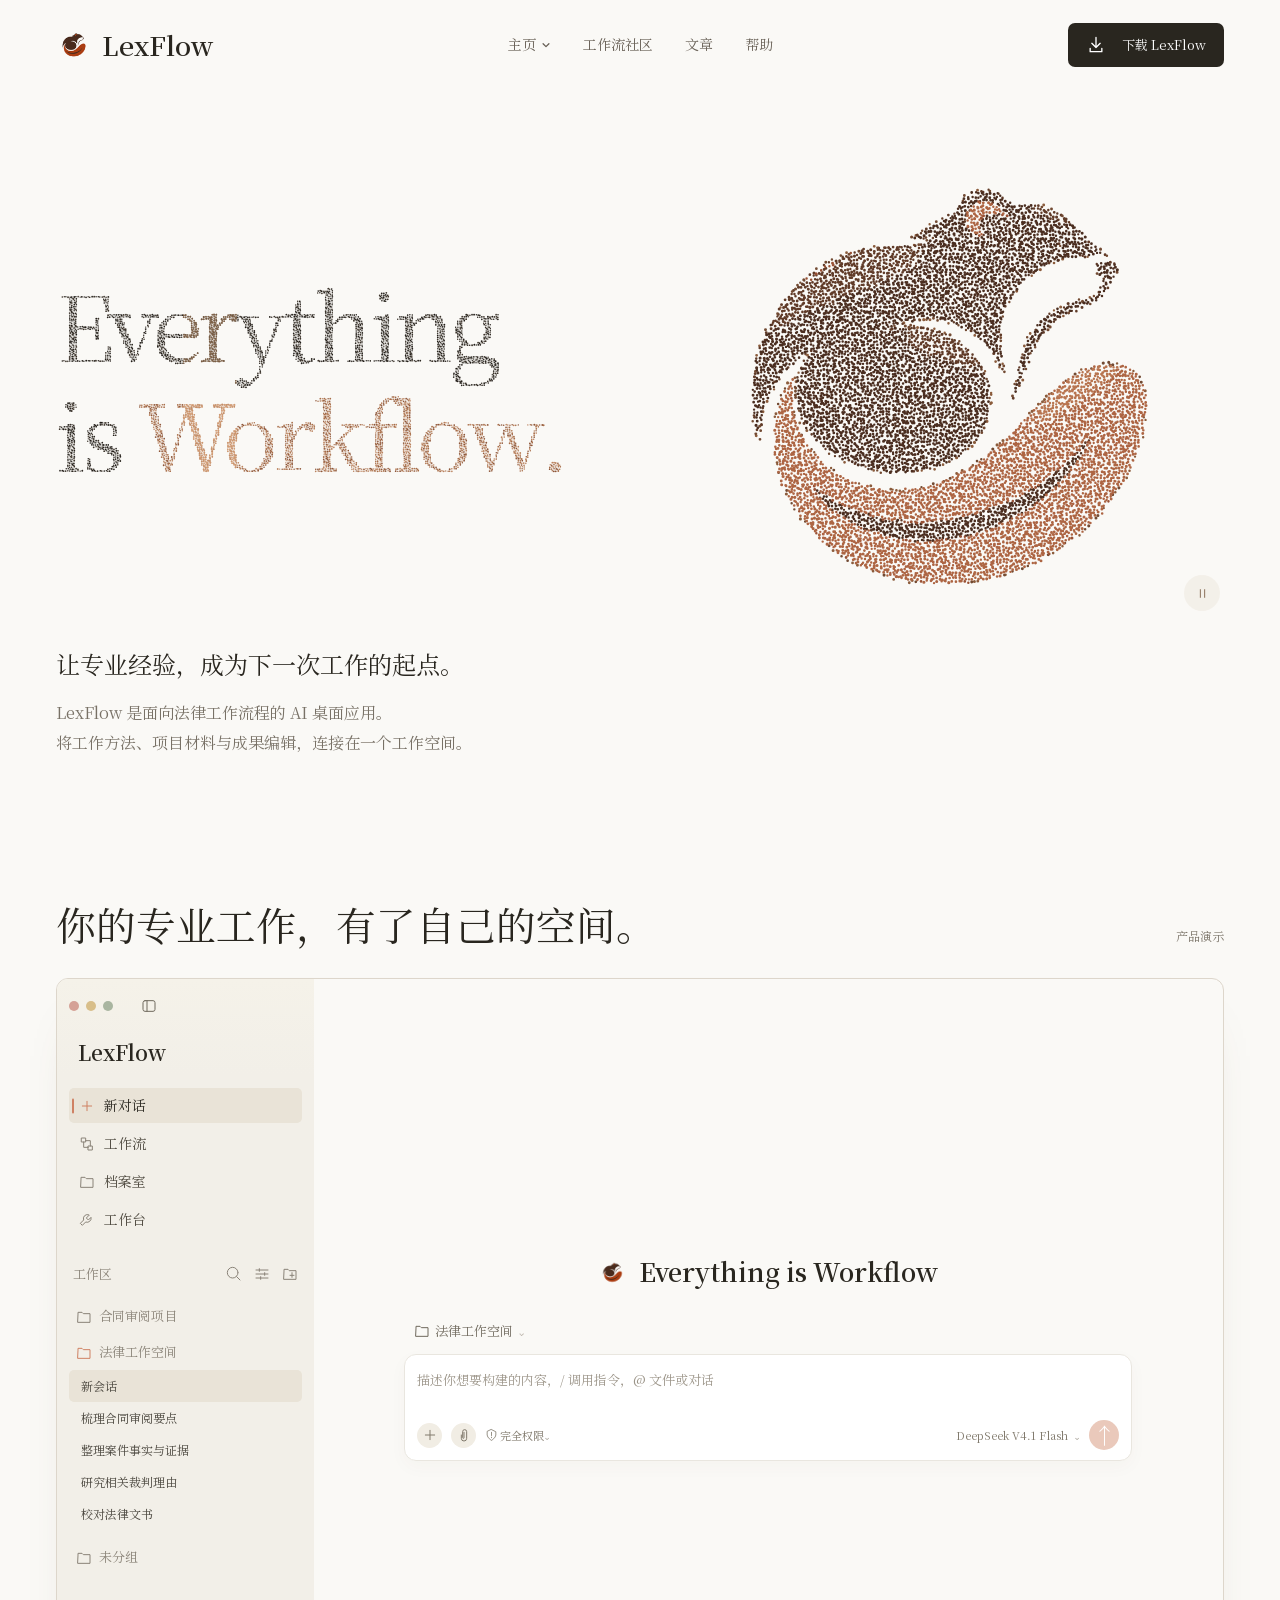
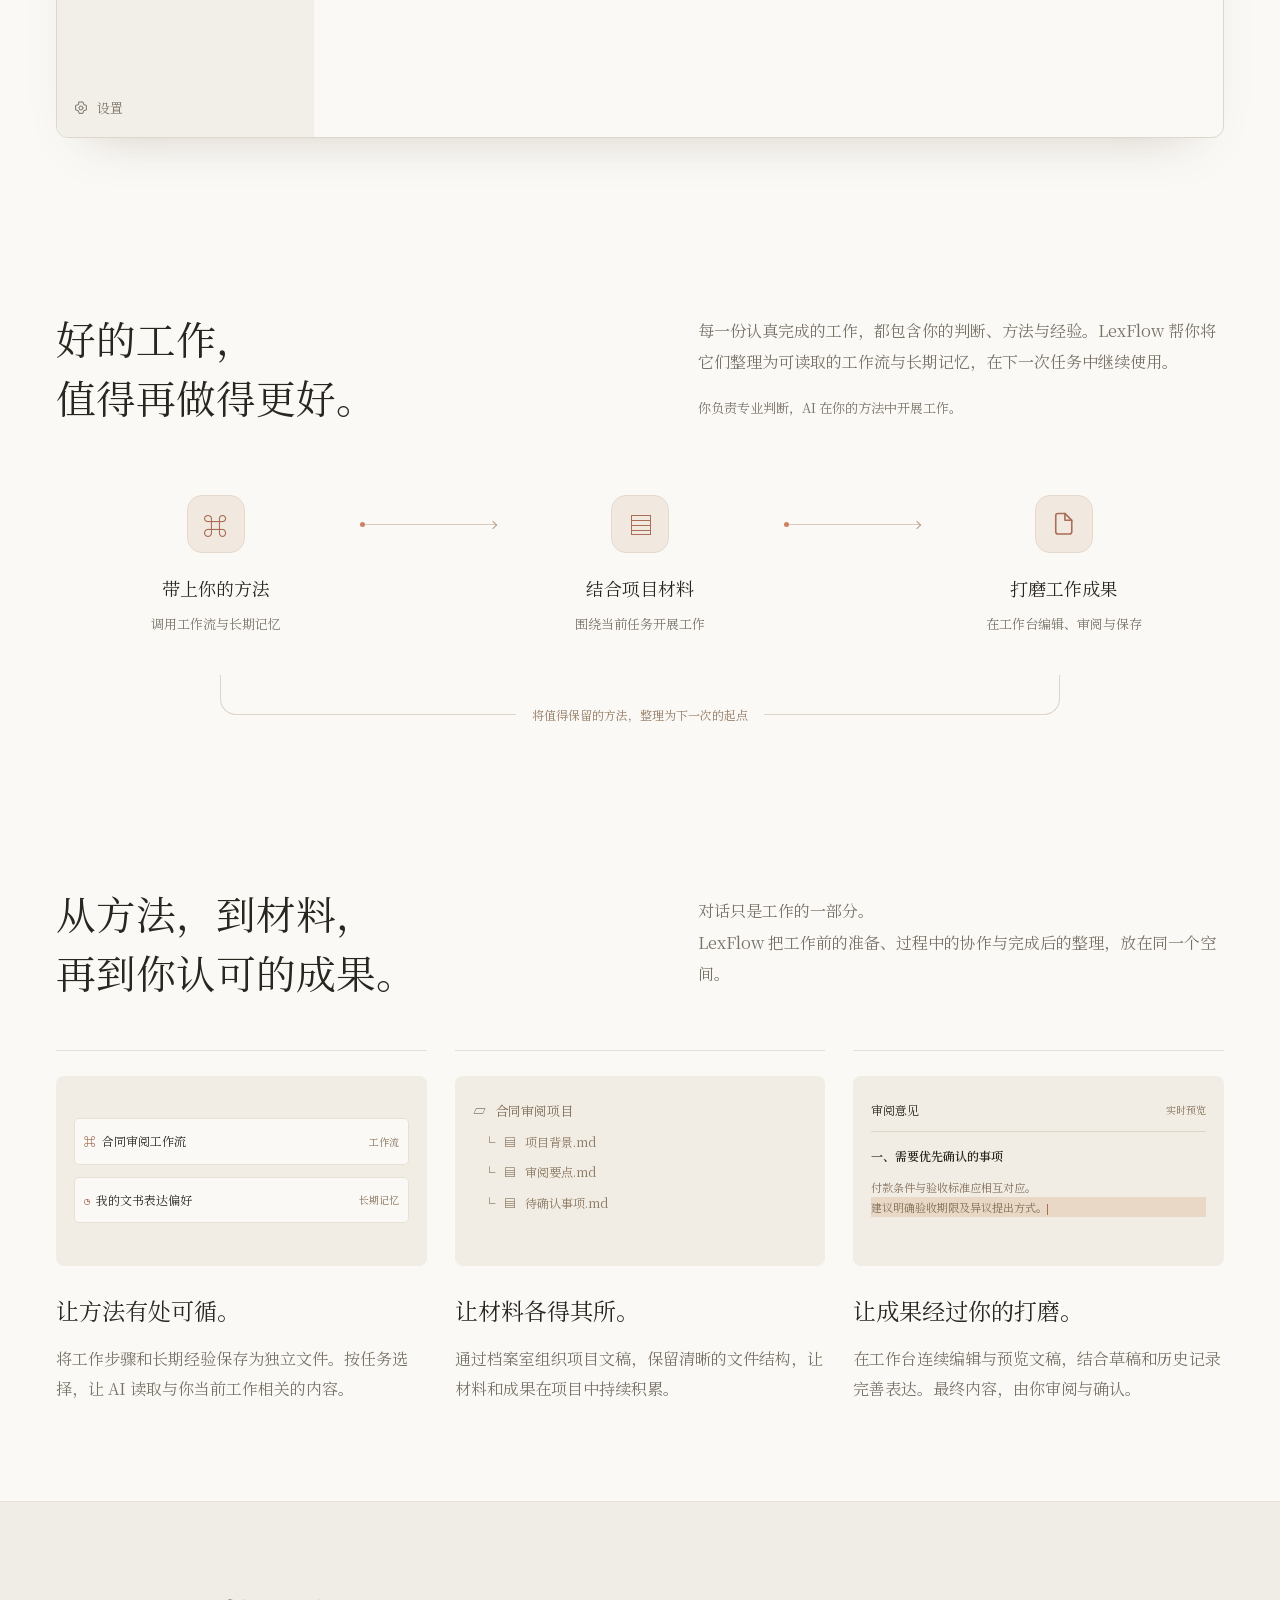
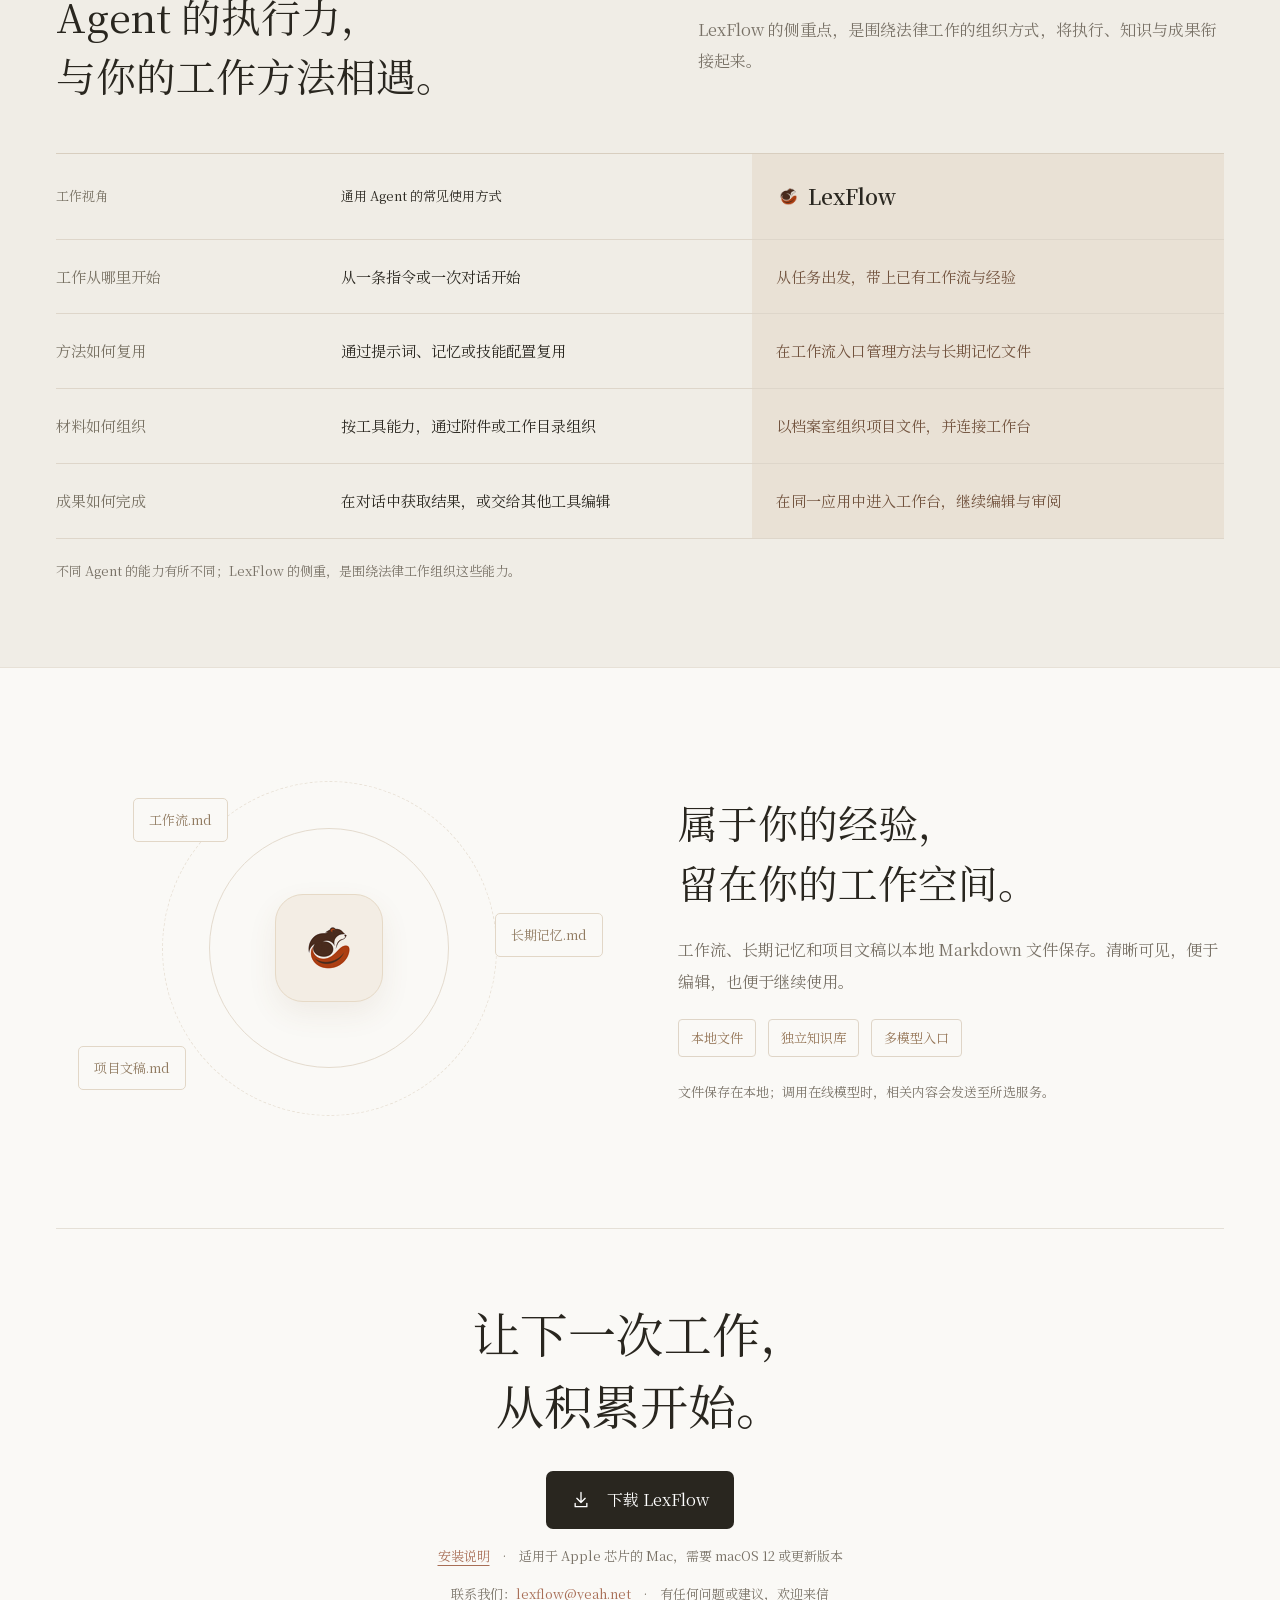
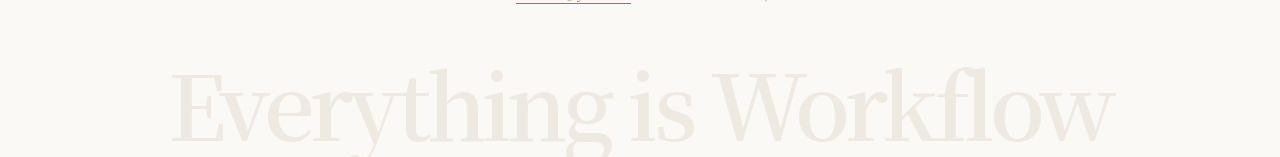
<file: index.html>
<!doctype html>
<html lang="zh-CN">
<head>
  <meta charset="UTF-8"><meta name="viewport" content="width=device-width, initial-scale=1">
  <meta name="description" content="LexFlow 是面向法律工作流程的 macOS 桌面应用。把工作方法、长期记忆、项目材料与成果编辑连接在一起，让专业经验持续复用。">
  <meta name="theme-color" content="#faf9f6"><title>LexFlow — Everything is Workflow</title>
  <link rel="icon" type="image/png" href="[data-uri]"><link rel="preload" href="./fonts/LexFlowWebSerif-Regular-latin.woff2" as="font" type="font/woff2" crossorigin><link rel="modulepreload" href="./particles.js?v=20261009a"><link rel="modulepreload" href="./title-particles.js?v=20261009a"><link rel="stylesheet" href="./style.css?v=20261009a">
</head>
<body>
<a class="skip-link" href="#main">跳到正文</a>
<header class="header"><a class="brand" href="#" aria-label="LexFlow 首页"><img src="[data-uri]" alt="" width="36" height="36">LexFlow</a><nav aria-label="主导航"><div class="nav-menu"><a href="./" aria-current="page">主页<svg class="nav-caret" viewBox="0 0 12 12" aria-hidden="true"><path d="M2.5 4.5 6 8l3.5-3.5"/></svg></a><div class="nav-sub"><a href="#workspace">产品</a><a href="#approach">理念</a><a href="#difference">为什么是 LexFlow</a></div></div><a href="community.html">工作流社区</a><a href="articles/">文章</a><a href="help.html">帮助</a></nav><button class="button button-small" data-download><svg class="icon" viewBox="0 0 24 24" aria-hidden="true"><path d="M12 3v12m-5-5 5 5 5-5M5 16v4h14v-4"/></svg>下载 LexFlow</button></header>
<main id="main">
<section class="hero wrap">
  <div class="hero-stage">
  <h1 aria-label="Everything is Workflow."><span class="headline-word headline-first" aria-hidden="true"><span class="title-ink">Everything</span></span><br><span class="headline-word headline-second" aria-hidden="true"><span class="title-ink">is</span></span> <span class="flow-word headline-word headline-third" aria-hidden="true"><span class="title-ink workflow-text">Workflow</span></span><span class="period headline-word headline-fourth" aria-hidden="true">.</span></h1>
  <div class="particle-scene" id="beaver-scene">
    <img class="particle-fallback" src="[data-uri]" alt="LexFlow 盘腿河狸图标" width="640" height="640" fetchpriority="high">
    <canvas id="beaver-canvas" aria-label="可交互的河狸粒子图案" aria-describedby="particle-help" tabindex="0"></canvas>
    <span class="sr-only" id="particle-help">移动鼠标或触摸可拨动粒子，离开后粒子归位；键盘聚焦后按空格或回车也可体验。</span>
    <button class="motion-toggle" aria-label="暂停首页动效" aria-pressed="false" hidden><svg viewBox="0 0 24 24" aria-hidden="true"><path d="M9 6v12M15 6v12"/></svg></button>
  </div>
  </div>
  <div class="hero-bottom"><div><h2>让专业经验，成为下一次工作的起点。</h2><p>LexFlow 是面向法律工作流程的 AI 桌面应用。<br>将工作方法、项目材料与成果编辑，连接在一个工作空间。</p></div></div>
</section>
<section class="showcase wrap" id="workspace" aria-labelledby="workspace-title">
  <div class="showcase-label"><h2 id="workspace-title">你的专业工作，有了自己的空间。</h2><span>产品演示</span></div>
  <div class="app-window faithful-app">
    <aside class="app-sidebar"><div class="window-controls"><div class="traffic" aria-hidden="true"><i></i><i></i><i></i></div><button class="collapse-sidebar" aria-label="收起演示侧边栏"><svg viewBox="0 0 24 24"><rect x="3" y="4" width="18" height="16" rx="3"/><path d="M9 4v16"/></svg></button></div><div class="app-brand">LexFlow</div><div class="app-nav" role="tablist" aria-label="产品界面演示"><button role="tab" id="tab-conversation" aria-controls="demo-panel" aria-selected="true" data-view="conversation"><span data-icon="plus"></span>新对话</button><button role="tab" id="tab-workflow" aria-controls="demo-panel" aria-selected="false" tabindex="-1" data-view="workflow"><span data-icon="workflow"></span>工作流</button><button role="tab" id="tab-archive" aria-controls="demo-panel" aria-selected="false" tabindex="-1" data-view="archive"><span data-icon="folder"></span>档案室</button><button role="tab" id="tab-workbench" aria-controls="demo-panel" aria-selected="false" tabindex="-1" data-view="workbench"><span data-icon="tool"></span>工作台</button></div><div class="sidebar-caption">工作区 <span class="sidebar-tools"><span data-icon="search"></span><span data-icon="sliders"></span><span data-icon="folderPlus"></span></span></div><div class="sidebar-project"><span data-icon="folder"></span>合同审阅项目</div><div class="sidebar-project active-project"><span data-icon="folder"></span>法律工作空间</div><div class="session-list"><div class="active-session">新会话</div><div>梳理合同审阅要点</div><div>整理案件事实与证据</div><div>研究相关裁判理由</div><div>校对法律文书</div></div><div class="sidebar-project ungrouped"><span data-icon="folder"></span>未分组</div><div class="sidebar-footer"><span data-icon="settings"></span>设置</div></aside>
    <div class="app-content"><button class="expand-sidebar" aria-label="展开演示侧边栏" hidden>☷</button><div id="demo-panel" role="tabpanel" aria-labelledby="tab-conversation" tabindex="0"></div></div>
  </div>
</section>
<section class="approach section wrap" id="approach"><div class="section-heading reveal"><h2>好的工作，<br>值得再做得更好。</h2><div><p>每一份认真完成的工作，都包含你的判断、方法与经验。LexFlow 帮你将它们整理为可读取的工作流与长期记忆，在下一次任务中继续使用。</p><p class="fine-note">你负责专业判断，AI 在你的方法中开展工作。</p></div></div><div class="flow-diagram reveal" aria-label="从工作方法到成果，再沉淀为下一次工作经验"><div class="flow-node"><span class="node-icon">⌘</span><h3>带上你的方法</h3><p>调用工作流与长期记忆</p></div><span class="connector" aria-hidden="true"><i></i></span><div class="flow-node"><span class="node-icon">▤</span><h3>结合项目材料</h3><p>围绕当前任务开展工作</p></div><span class="connector" aria-hidden="true"><i></i></span><div class="flow-node"><span class="node-icon"><svg viewBox="0 0 24 24" aria-hidden="true"><path d="M13 3H7a2 2 0 0 0-2 2v14a2 2 0 0 0 2 2h10a2 2 0 0 0 2-2V9z"/><path d="M13 3v6h6"/></svg></span><h3>打磨工作成果</h3><p>在工作台编辑、审阅与保存</p></div><div class="return-line"><span>将值得保留的方法，整理为下一次的起点</span></div></div></section>
<section class="capabilities section wrap"><div class="section-heading reveal"><h2>从方法，到材料，<br>再到你认可的成果。</h2><p>对话只是工作的一部分。<br>LexFlow 把工作前的准备、过程中的协作与完成后的整理，放在同一个空间。</p></div><div class="feature-grid"><article class="feature reveal"><div class="mini-method"><div><span>⌘</span> 合同审阅工作流 <small>工作流</small></div><div><span>◷</span> 我的文书表达偏好 <small>长期记忆</small></div></div><h3>让方法有处可循。</h3><p>将工作步骤和长期经验保存为独立文件。按任务选择，让 AI 读取与你当前工作相关的内容。</p></article><article class="feature reveal"><div class="mini-archive"><div>▱ &nbsp; 合同审阅项目</div><div class="file-row">└ &nbsp; ▤ &nbsp; 项目背景.md</div><div class="file-row">└ &nbsp; ▤ &nbsp; 审阅要点.md</div><div class="file-row">└ &nbsp; ▤ &nbsp; 待确认事项.md</div></div><h3>让材料各得其所。</h3><p>通过档案室组织项目文稿，保留清晰的文件结构，让材料和成果在项目中持续积累。</p></article><article class="feature reveal"><div class="mini-editor"><div>审阅意见 <small>实时预览</small></div><strong>一、需要优先确认的事项</strong><span>付款条件与验收标准应相互对应。</span><span class="highlight-text">建议明确验收期限及异议提出方式。<i></i></span></div><h3>让成果经过你的打磨。</h3><p>在工作台连续编辑与预览文稿，结合草稿和历史记录完善表达。最终内容，由你审阅与确认。</p></article></div></section>
<section class="difference" id="difference"><div class="wrap section"><div class="section-heading reveal"><h2>Agent 的执行力，<br>与你的工作方法相遇。</h2><p>LexFlow 的侧重点，是围绕法律工作的组织方式，将执行、知识与成果衔接起来。</p></div><div class="comparison reveal" role="table" aria-label="工作方式对比"><div class="comparison-row comparison-head" role="row"><span role="columnheader">工作视角</span><span role="columnheader">通用 Agent 的常见使用方式</span><span role="columnheader"><img src="[data-uri]" alt="" width="25" height="25">LexFlow</span></div><div class="comparison-row" role="row"><h3 role="rowheader">工作从哪里开始</h3><p role="cell">从一条指令或一次对话开始</p><p role="cell">从任务出发，带上已有工作流与经验</p></div><div class="comparison-row" role="row"><h3 role="rowheader">方法如何复用</h3><p role="cell">通过提示词、记忆或技能配置复用</p><p role="cell">在工作流入口管理方法与长期记忆文件</p></div><div class="comparison-row" role="row"><h3 role="rowheader">材料如何组织</h3><p role="cell">按工具能力，通过附件或工作目录组织</p><p role="cell">以档案室组织项目文件，并连接工作台</p></div><div class="comparison-row" role="row"><h3 role="rowheader">成果如何完成</h3><p role="cell">在对话中获取结果，或交给其他工具编辑</p><p role="cell">在同一应用中进入工作台，继续编辑与审阅</p></div></div><p class="comparison-note reveal">不同 Agent 的能力有所不同；LexFlow 的侧重，是围绕法律工作组织这些能力。</p></div></section>
<section class="local-section section wrap"><div class="local-art reveal" aria-hidden="true"><div class="orbit orbit-one"></div><div class="orbit orbit-two"></div><div class="local-center"><img src="[data-uri]" alt="" width="64" height="64"></div><span class="orbit-label label-one">工作流.md</span><span class="orbit-label label-two">长期记忆.md</span><span class="orbit-label label-three">项目文稿.md</span></div><div class="local-copy reveal"><h2>属于你的经验，<br>留在你的工作空间。</h2><p>工作流、长期记忆和项目文稿以本地 Markdown 文件保存。清晰可见，便于编辑，也便于继续使用。</p><div class="local-points"><span>本地文件</span><span>独立知识库</span><span>多模型入口</span></div><p class="fine-note">文件保存在本地；调用在线模型时，相关内容会发送至所选服务。</p></div></section>
<section class="closing wrap reveal"><h2>让下一次工作，<br>从积累开始。</h2><button class="button" data-download><svg class="icon" viewBox="0 0 24 24" aria-hidden="true"><path d="M12 3v12m-5-5 5 5 5-5M5 16v4h14v-4"/></svg>下载 LexFlow</button><p class="closing-note"><a href="./help.html#install">安装说明</a>　·　适用于 Apple 芯片的 Mac，需要 macOS 12 或更新版本</p><p class="closing-note">联系我们：<a href="mailto:lexflow@yeah.net">lexflow@yeah.net</a>　·　有任何问题或建议，欢迎来信</p><div class="closing-word" aria-hidden="true">Everything is Workflow</div></section>
</main>
<dialog id="download-dialog" aria-labelledby="download-title"><button class="dialog-close" aria-label="关闭">×</button><img src="[data-uri]" alt="" width="64" height="64"><h2 id="download-title">开始使用 LexFlow</h2><p class="dialog-lead">适用于 Apple 芯片的 Mac，需要 macOS 12 或更新版本。<br>下载后按安装说明完成首次打开。</p><div class="dialog-actions"><button class="button dialog-download" data-start-download><svg class="icon" viewBox="0 0 24 24" aria-hidden="true"><path d="M12 3v12m-5-5 5 5 5-5M5 16v4h14v-4"/></svg>下载 LexFlow</button><a class="button dialog-link" href="./help.html#install">查看安装说明</a></div><p class="fine-note dialog-note dialog-availability">macOS · 即将开放</p></dialog>
<dialog id="mobile-dialog" aria-labelledby="mobile-title"><button class="dialog-close" aria-label="关闭">×</button><img src="[data-uri]" alt="" width="64" height="64"><h2 id="mobile-title">请在电脑上打开本页面。</h2><p>LexFlow 是 macOS 桌面应用，需要在 Mac 上安装使用。<br>把下面的网址发到电脑上打开即可下载。</p><button class="button" data-copy-url>复制网址</button><p class="fine-note dialog-note">安装说明与下载入口都在这一个页面上。</p></dialog>
<script src="./app.js?v=20261009a"></script>
<script src="./particles.js?v=20261009a" type="module"></script>
<script src="./title-particles.js?v=20261009a" type="module"></script>
</body></html>
</file>
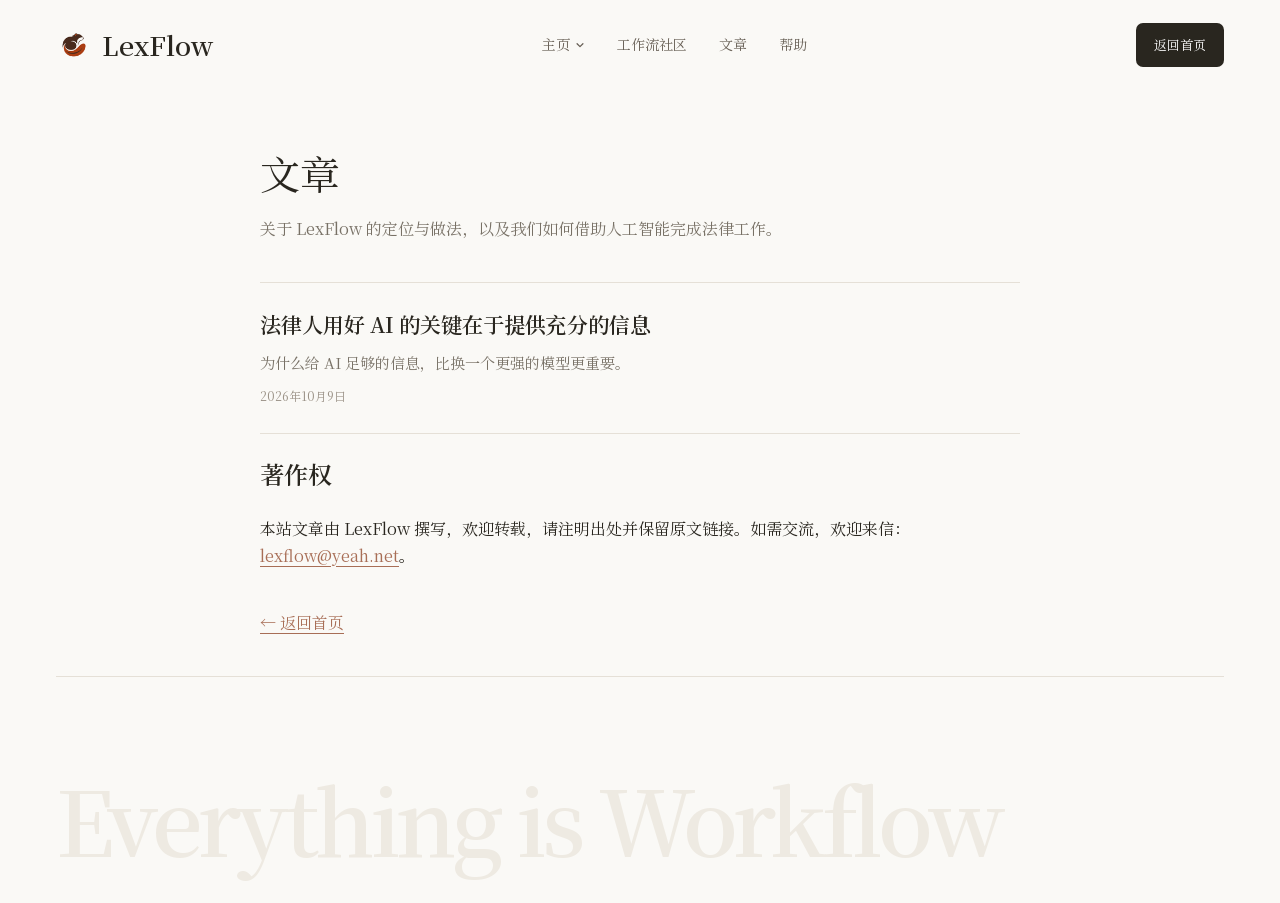
<file: articles/index.html>
<!doctype html>
<html lang="zh-CN">
<head>
  <meta charset="UTF-8"><meta name="viewport" content="width=device-width, initial-scale=1">
  <meta name="description" content="LexFlow 文章：关于 LexFlow 的定位与做法，以及我们如何借助人工智能完成法律工作。">
  <meta name="theme-color" content="#faf9f6">
  <title>文章 — LexFlow</title>
  <link rel="icon" type="image/png" href="[data-uri]">
<link rel="preload" href="../fonts/LexFlowWebSerif-Regular-latin.woff2" as="font" type="font/woff2" crossorigin><link rel="stylesheet" href="../style.css?v=20261009a">
</head>
<body>
<a class="skip-link" href="#main">跳到正文</a>
<header class="header"><a class="brand" href="../" aria-label="LexFlow 首页"><img src="[data-uri]" alt="" width="36" height="36">LexFlow</a><nav aria-label="主导航"><div class="nav-menu"><a href="../">主页<svg class="nav-caret" viewBox="0 0 12 12" aria-hidden="true"><path d="M2.5 4.5 6 8l3.5-3.5"/></svg></a><div class="nav-sub"><a href="../#workspace">产品</a><a href="../#approach">理念</a><a href="../#difference">为什么是 LexFlow</a></div></div><a href="../community.html">工作流社区</a><a href="../articles/" aria-current="page">文章</a><a href="../help.html">帮助</a></nav><a class="button button-small" href="../">返回首页</a></header>
<main id="main" class="wrap">
<article class="install">
  <div class="install-head">
    <h1>文章</h1>
    <p>关于 LexFlow 的定位与做法，以及我们如何借助人工智能完成法律工作。</p>
  </div>

  <section class="article-index">
    <a class="article-card" href="./sufficient-information.html">
      <h2>法律人用好 AI 的关键在于提供充分的信息</h2>
      <p>为什么给 AI 足够的信息，比换一个更强的模型更重要。</p>
      <p class="article-meta"><time datetime="2026-10-09">2026年10月9日</time></p>
    </a>
  </section>

  <section class="community-contribute">
    <h2>著作权</h2>
    <p>本站文章由 LexFlow 撰写，欢迎转载，请注明出处并保留原文链接。如需交流，欢迎来信：<a href="mailto:lexflow@yeah.net">lexflow@yeah.net</a>。</p>
  </section>

  <p class="install-back"><a href="../">← 返回首页</a></p>
</article>
</main>
<section class="closing wrap closing-plain"><div class="closing-word" aria-hidden="true">Everything is Workflow</div></section>
</body></html>
</file>
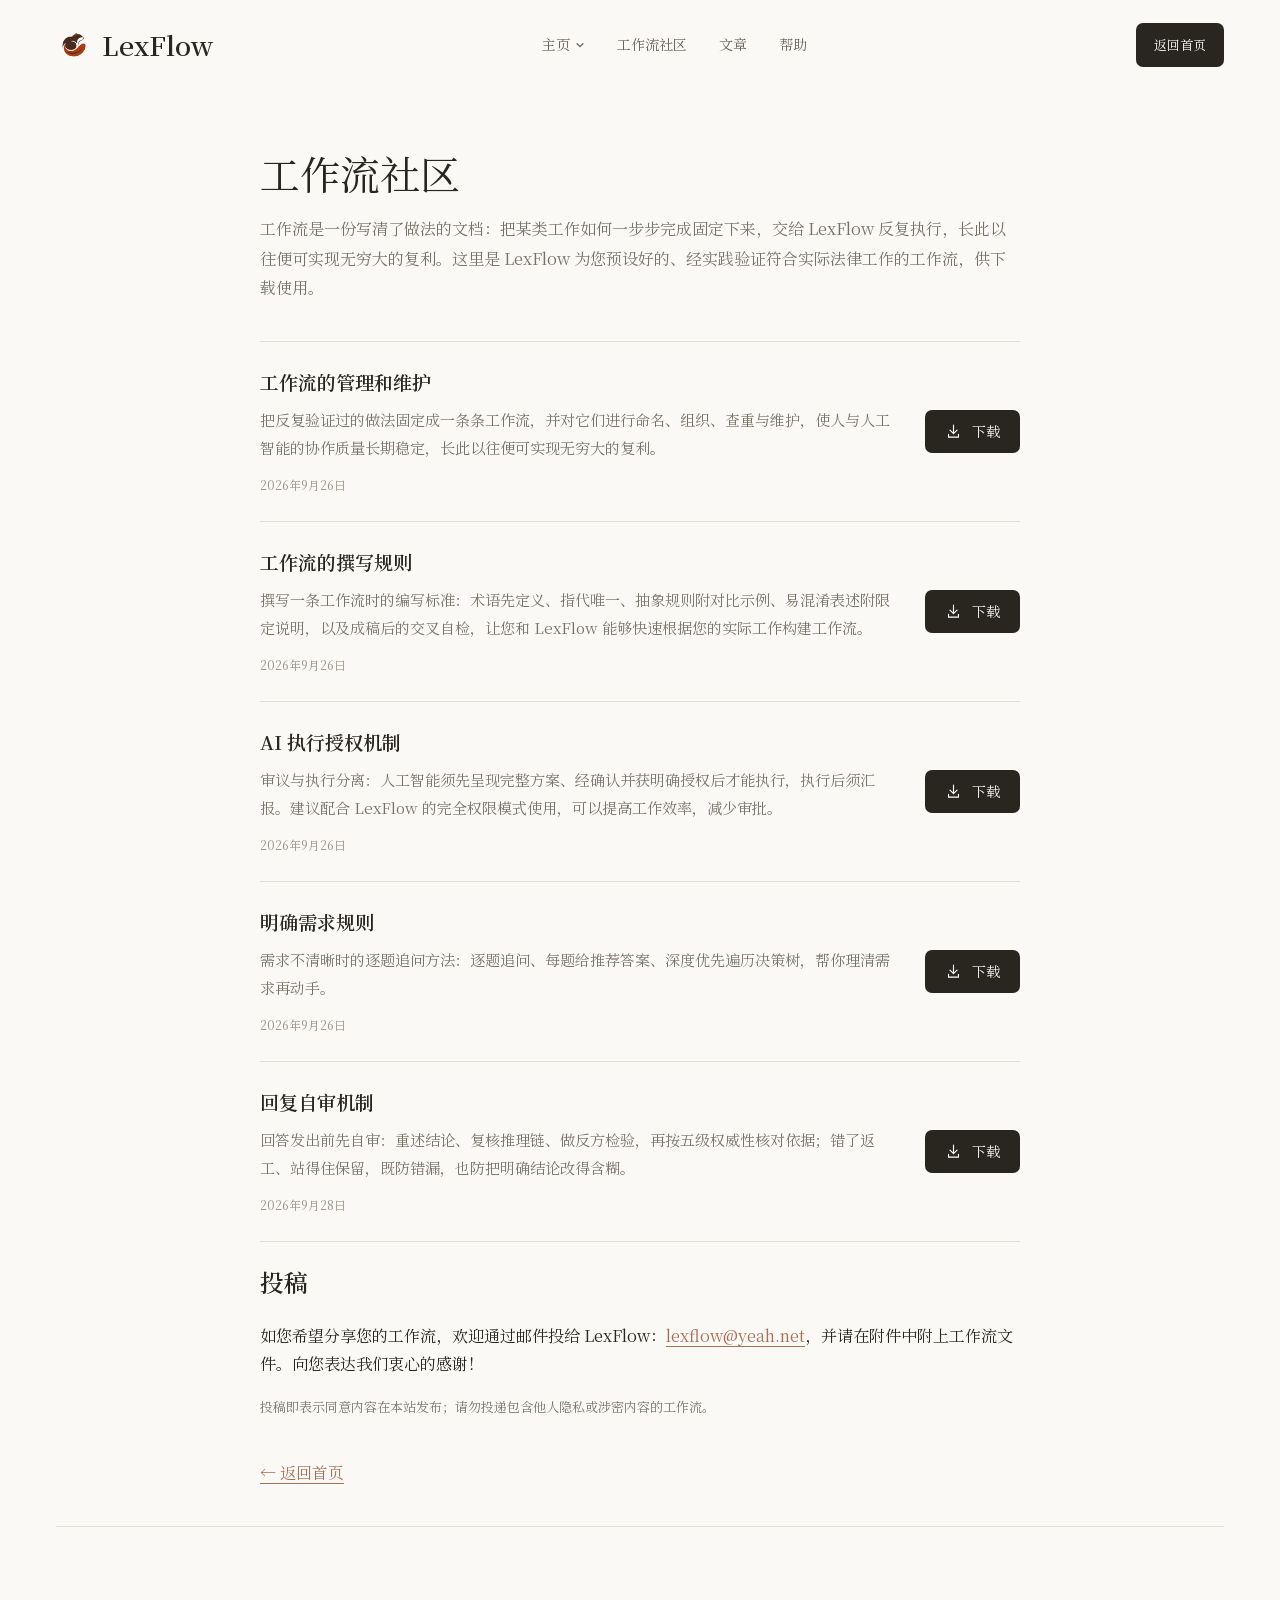
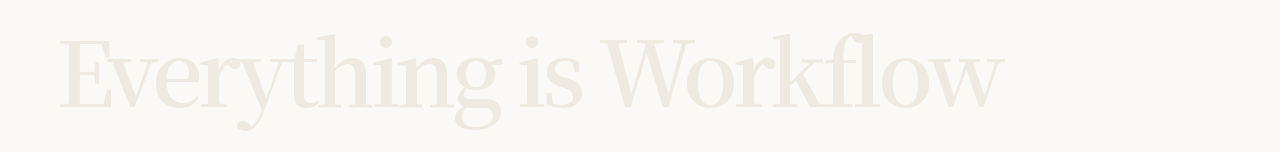
<file: community.html>
<!doctype html>
<html lang="zh-CN">
<head>
  <meta charset="UTF-8"><meta name="viewport" content="width=device-width, initial-scale=1">
  <meta name="description" content="LexFlow 工作流社区：下载 LexFlow 精选工作流，或通过邮件投稿您的工作流。">
  <meta name="theme-color" content="#faf9f6"><title>工作流社区 — LexFlow</title>
  <link rel="icon" type="image/png" href="[data-uri]"><link rel="preload" href="./fonts/LexFlowWebSerif-Regular-latin.woff2" as="font" type="font/woff2" crossorigin><link rel="stylesheet" href="./style.css?v=20261009a">
</head>
<body>
<a class="skip-link" href="#main">跳到正文</a>
<header class="header"><a class="brand" href="./" aria-label="LexFlow 首页"><img src="[data-uri]" alt="" width="36" height="36">LexFlow</a><nav aria-label="主导航"><div class="nav-menu"><a href="">主页<svg class="nav-caret" viewBox="0 0 12 12" aria-hidden="true"><path d="M2.5 4.5 6 8l3.5-3.5"/></svg></a><div class="nav-sub"><a href="#workspace">产品</a><a href="#approach">理念</a><a href="#difference">为什么是 LexFlow</a></div></div><a href="community.html" aria-current="page">工作流社区</a><a href="articles/">文章</a><a href="help.html">帮助</a></nav><a class="button button-small" href="./">返回首页</a></header>
<main id="main" class="wrap">
<article class="install">
  <div class="install-head">
    <h1>工作流社区</h1>
    <p>工作流是一份写清了做法的文档：把某类工作如何一步步完成固定下来，交给 LexFlow 反复执行，长此以往便可实现无穷大的复利。这里是 LexFlow 为您预设好的、经实践验证符合实际法律工作的工作流，供下载使用。</p>
  </div>

  <section class="community-list">
    <noscript><p class="community-fallback">下方列表需要启用 JavaScript 显示；也可以直接访问 <a href="https://github.com/LexFlowApp/LexFlowApp.github.io/tree/main/workflows">仓库的 workflows 文件夹</a>获取全部工作流。</p></noscript>
    <div id="workflow-list"></div>
  </section>

  <section class="community-contribute">
    <h2>投稿</h2>
    <p>如您希望分享您的工作流，欢迎通过邮件投给 LexFlow：<a href="mailto:lexflow@yeah.net">lexflow@yeah.net</a>，并请在附件中附上工作流文件。向您表达我们衷心的感谢！</p>
    <p class="fine-note">投稿即表示同意内容在本站发布；请勿投递包含他人隐私或涉密内容的工作流。</p>
  </section>

  <p class="install-back"><a href="./">← 返回首页</a></p>
</article>
</main>
<section class="closing wrap closing-plain"><div class="closing-word" aria-hidden="true">Everything is Workflow</div></section>
<script src="./workflow-list.js?v=20261009a"></script>
<script src="./app-community.js?v=20261009a"></script>
</body></html>
</file>
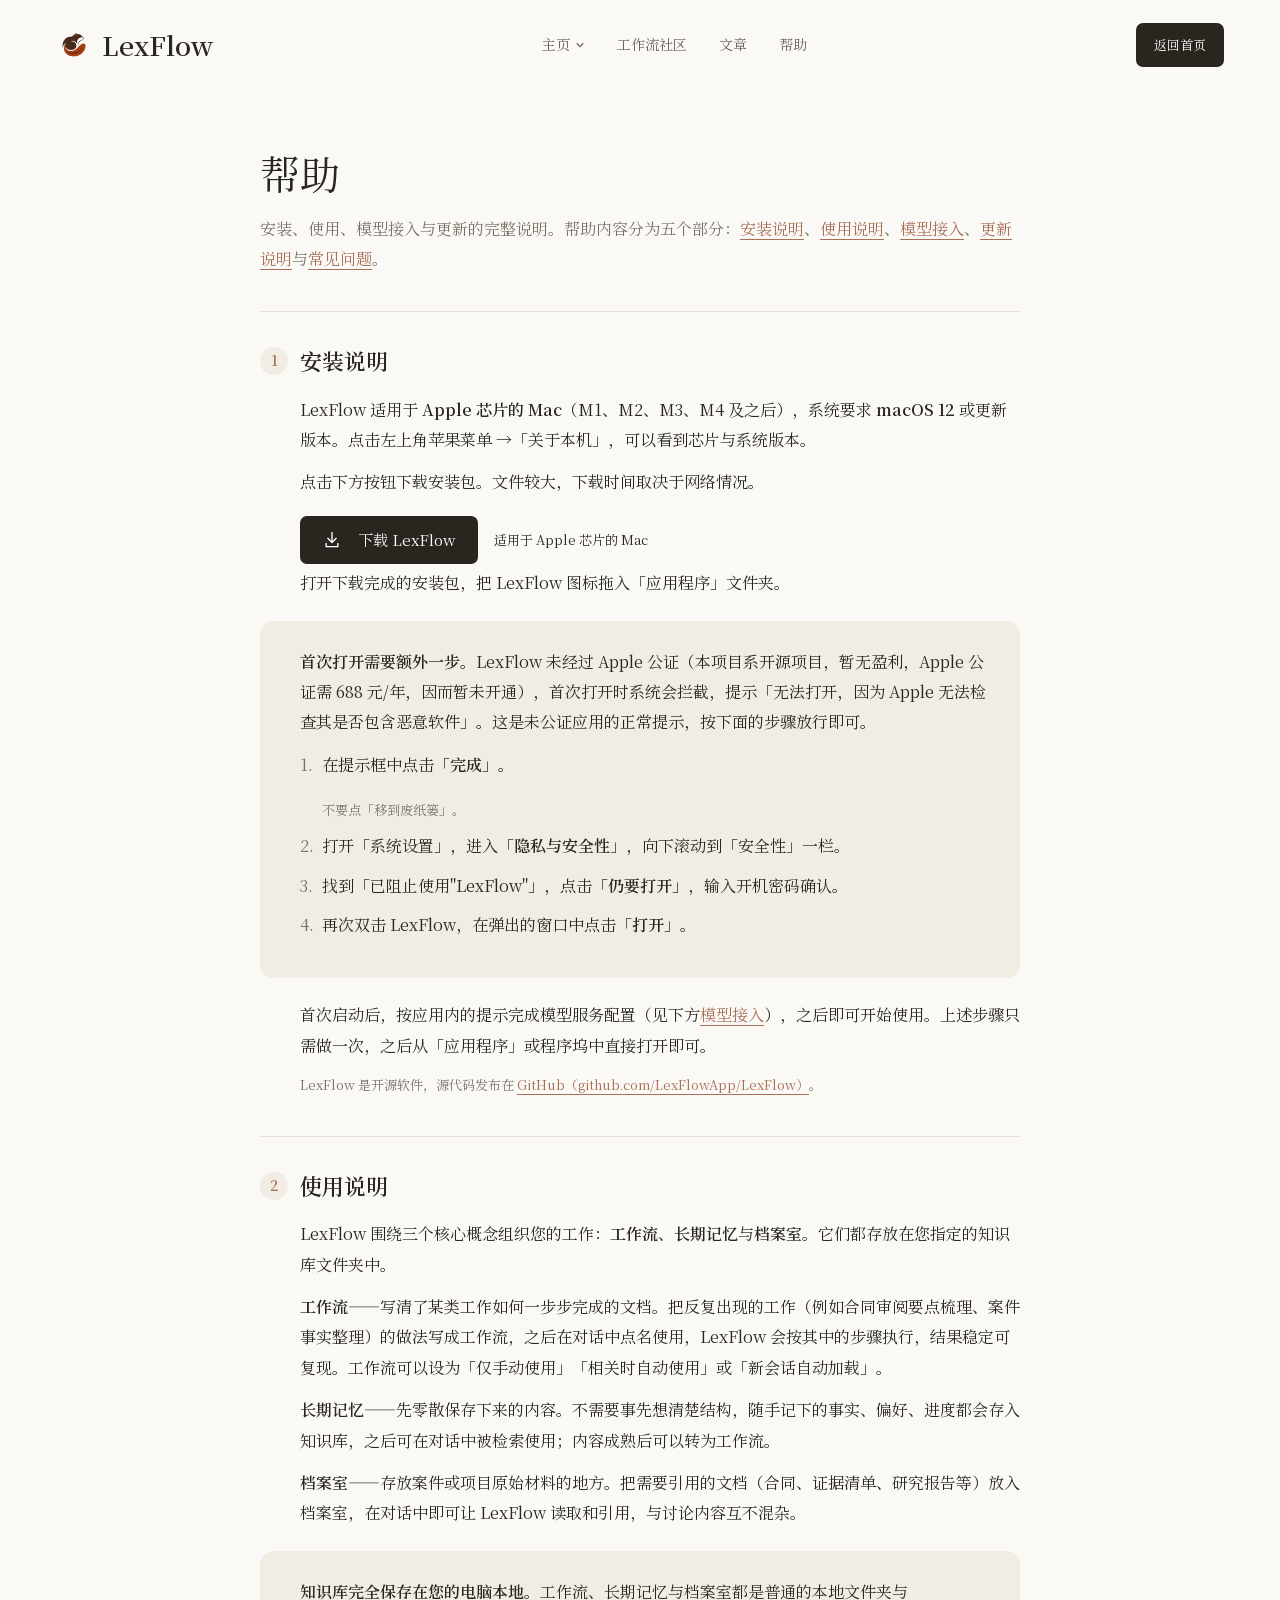
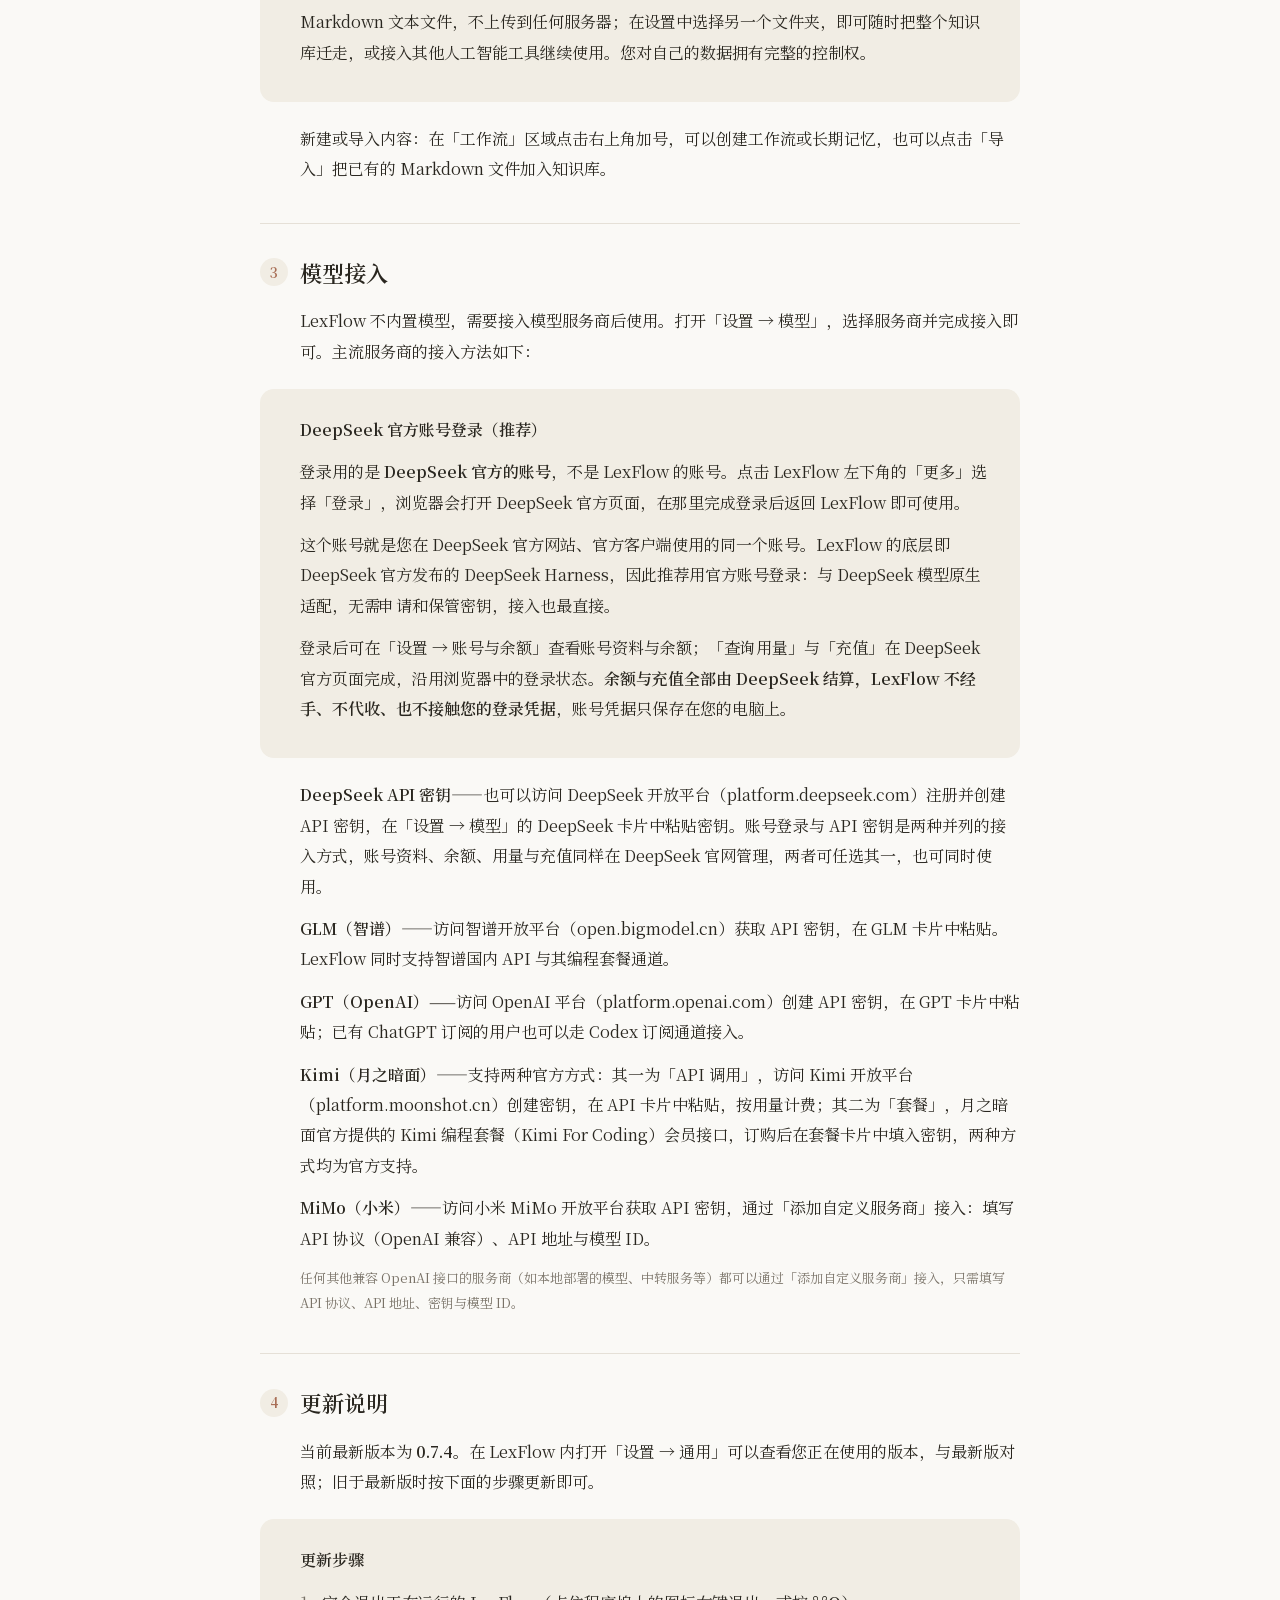
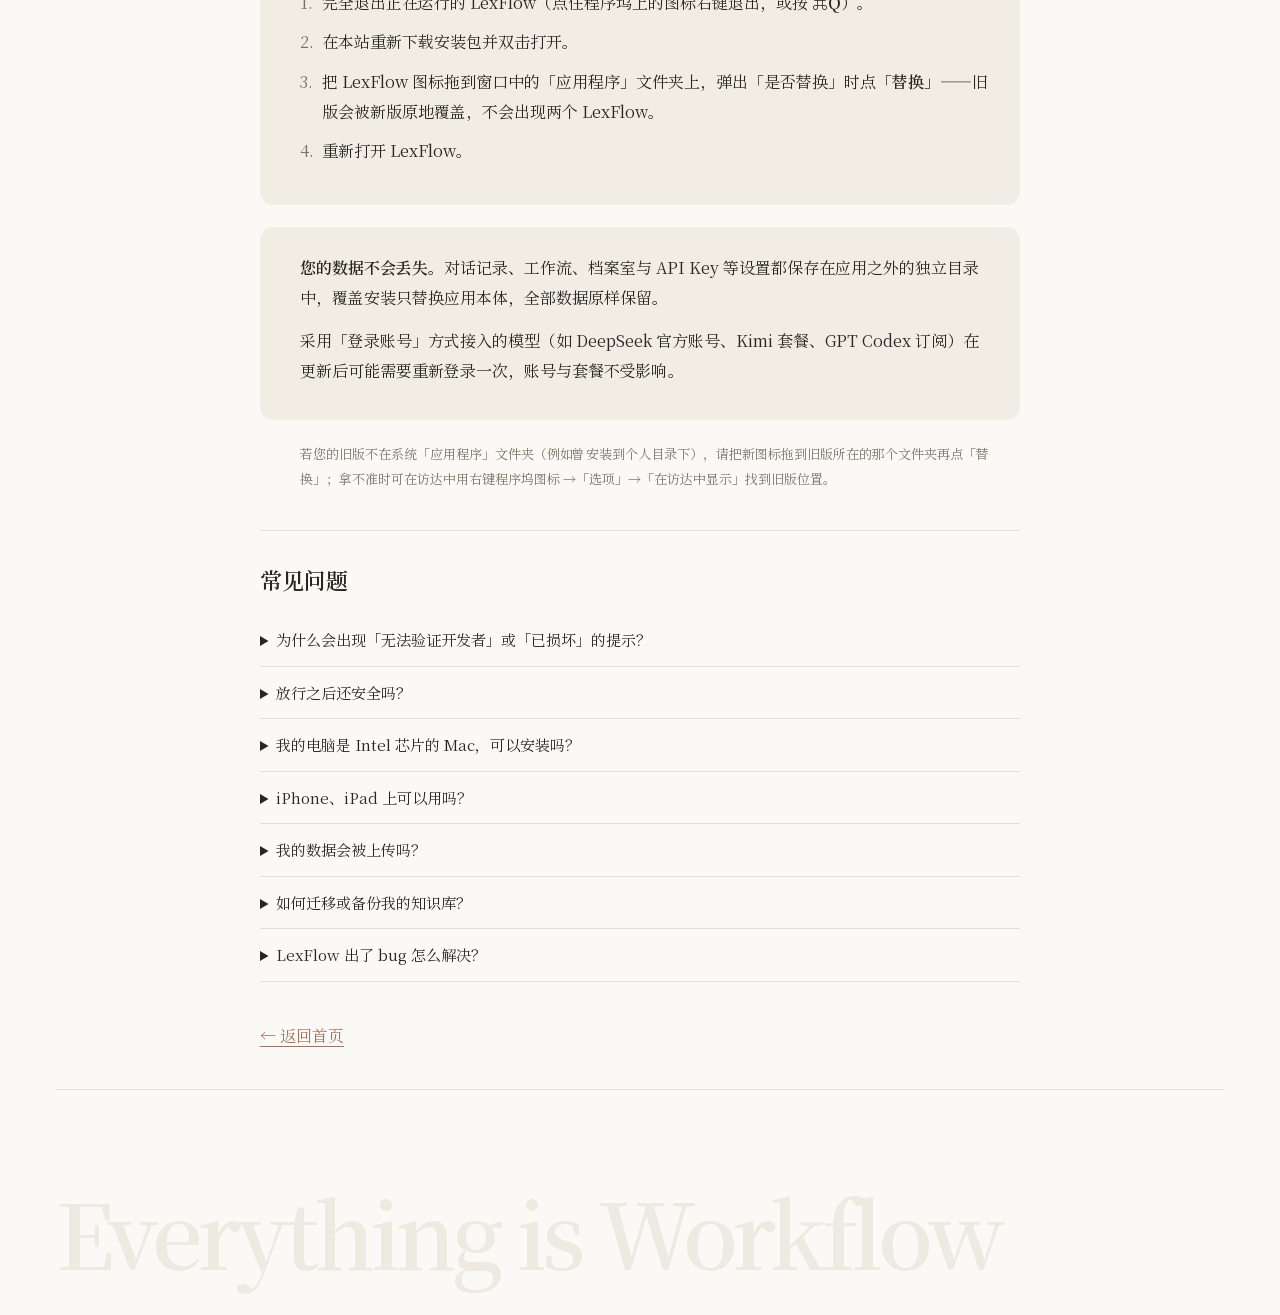
<file: help.html>
<!doctype html>
<html lang="zh-CN">
<head>
  <meta charset="UTF-8"><meta name="viewport" content="width=device-width, initial-scale=1">
  <meta name="description" content="LexFlow 帮助：安装说明、使用说明（工作流、长期记忆、档案室）与模型接入方法。">
  <meta name="theme-color" content="#faf9f6"><title>帮助 — LexFlow</title>
  <link rel="icon" type="image/png" href="[data-uri]"><link rel="preload" href="./fonts/LexFlowWebSerif-Regular-latin.woff2" as="font" type="font/woff2" crossorigin><link rel="stylesheet" href="./style.css?v=20261009a">
</head>
<body>
<a class="skip-link" href="#main">跳到正文</a>
<header class="header"><a class="brand" href="./" aria-label="LexFlow 首页"><img src="[data-uri]" alt="" width="36" height="36">LexFlow</a><nav aria-label="主导航"><div class="nav-menu"><a href="">主页<svg class="nav-caret" viewBox="0 0 12 12" aria-hidden="true"><path d="M2.5 4.5 6 8l3.5-3.5"/></svg></a><div class="nav-sub"><a href="#workspace">产品</a><a href="#approach">理念</a><a href="#difference">为什么是 LexFlow</a></div></div><a href="community.html">工作流社区</a><a href="articles/">文章</a><a href="help.html" aria-current="page">帮助</a></nav><a class="button button-small" href="./">返回首页</a></header>
<main id="main" class="wrap">
<article class="install">
  <div class="install-head">
    <h1>帮助</h1>
    <p>安装、使用、模型接入与更新的完整说明。帮助内容分为五个部分：<a href="#install">安装说明</a>、<a href="#usage">使用说明</a>、<a href="#models">模型接入</a>、<a href="#update">更新说明</a>与<a href="#faq">常见问题</a>。</p>
  </div>

  <section class="install-step" id="install">
    <h2><span class="step-index">1</span>安装说明</h2>
    <p>LexFlow 适用于 <strong>Apple 芯片的 Mac</strong>（M1、M2、M3、M4 及之后），系统要求 <strong>macOS 12</strong> 或更新版本。点击左上角苹果菜单 →「关于本机」，可以看到芯片与系统版本。</p>
    <p>点击下方按钮下载安装包。文件较大，下载时间取决于网络情况。</p>
    <div class="install-download"><button class="button" data-download><svg class="icon" viewBox="0 0 24 24" aria-hidden="true"><path d="M12 3v12m-5-5 5 5 5-5M5 16v4h14v-4"/></svg>下载 LexFlow</button><span class="availability">适用于 Apple 芯片的 Mac</span></div>
    <p>打开下载完成的安装包，把 LexFlow 图标拖入「应用程序」文件夹。</p>
    <div class="install-step-key">
      <p><strong>首次打开需要额外一步。</strong>LexFlow 未经过 Apple 公证（本项目系开源项目，暂无盈利，Apple 公证需 688 元/年，因而暂未开通），首次打开时系统会拦截，提示「无法打开，因为 Apple 无法检查其是否包含恶意软件」。这是未公证应用的正常提示，按下面的步骤放行即可。</p>
      <ol class="install-substeps">
        <li>在提示框中点击「<strong>完成</strong>」。<span class="fine-note">不要点「移到废纸篓」。</span></li>
        <li>打开「系统设置」，进入「<strong>隐私与安全性</strong>」，向下滚动到「安全性」一栏。</li>
        <li>找到「已阻止使用"LexFlow"」，点击「<strong>仍要打开</strong>」，输入开机密码确认。</li>
        <li>再次双击 LexFlow，在弹出的窗口中点击「<strong>打开</strong>」。</li>
      </ol>
    </div>
    <p>首次启动后，按应用内的提示完成模型服务配置（见下方<a href="#models">模型接入</a>），之后即可开始使用。上述步骤只需做一次，之后从「应用程序」或程序坞中直接打开即可。</p>
    <p class="fine-note">LexFlow 是开源软件，源代码发布在 <a href="https://github.com/LexFlowApp/LexFlow">GitHub（github.com/LexFlowApp/LexFlow）</a>。</p>
  </section>

  <section class="install-step" id="usage">
    <h2><span class="step-index">2</span>使用说明</h2>
    <p>LexFlow 围绕三个核心概念组织您的工作：<strong>工作流</strong>、<strong>长期记忆</strong>与<strong>档案室</strong>。它们都存放在您指定的知识库文件夹中。</p>
    <p><strong>工作流</strong>——写清了某类工作如何一步步完成的文档。把反复出现的工作（例如合同审阅要点梳理、案件事实整理）的做法写成工作流，之后在对话中点名使用，LexFlow 会按其中的步骤执行，结果稳定可复现。工作流可以设为「仅手动使用」「相关时自动使用」或「新会话自动加载」。</p>
    <p><strong>长期记忆</strong>——先零散保存下来的内容。不需要事先想清楚结构，随手记下的事实、偏好、进度都会存入知识库，之后可在对话中被检索使用；内容成熟后可以转为工作流。</p>
    <p><strong>档案室</strong>——存放案件或项目原始材料的地方。把需要引用的文档（合同、证据清单、研究报告等）放入档案室，在对话中即可让 LexFlow 读取和引用，与讨论内容互不混杂。</p>
    <div class="install-step-key">
      <p><strong>知识库完全保存在您的电脑本地。</strong>工作流、长期记忆与档案室都是普通的本地文件夹与 Markdown 文本文件，不上传到任何服务器；在设置中选择另一个文件夹，即可随时把整个知识库迁走，或接入其他人工智能工具继续使用。您对自己的数据拥有完整的控制权。</p>
    </div>
    <p>新建或导入内容：在「工作流」区域点击右上角加号，可以创建工作流或长期记忆，也可以点击「导入」把已有的 Markdown 文件加入知识库。</p>
  </section>

  <section class="install-step" id="models">
    <h2><span class="step-index">3</span>模型接入</h2>
    <p>LexFlow 不内置模型，需要接入模型服务商后使用。打开「设置 → 模型」，选择服务商并完成接入即可。主流服务商的接入方法如下：</p>
    <div class="install-step-key">
      <p><strong>DeepSeek 官方账号登录（推荐）</strong></p>
      <p>登录用的是 <strong>DeepSeek 官方的账号</strong>，不是 LexFlow 的账号。点击 LexFlow 左下角的「更多」选择「登录」，浏览器会打开 DeepSeek 官方页面，在那里完成登录后返回 LexFlow 即可使用。</p>
      <p>这个账号就是您在 DeepSeek 官方网站、官方客户端使用的同一个账号。LexFlow 的底层即 DeepSeek 官方发布的 DeepSeek Harness，因此推荐用官方账号登录：与 DeepSeek 模型原生适配，无需申请和保管密钥，接入也最直接。</p>
      <p>登录后可在「设置 → 账号与余额」查看账号资料与余额；「查询用量」与「充值」在 DeepSeek 官方页面完成，沿用浏览器中的登录状态。<strong>余额与充值全部由 DeepSeek 结算，LexFlow 不经手、不代收、也不接触您的登录凭据</strong>，账号凭据只保存在您的电脑上。</p>
    </div>
    <p><strong>DeepSeek API 密钥</strong>——也可以访问 DeepSeek 开放平台（platform.deepseek.com）注册并创建 API 密钥，在「设置 → 模型」的 DeepSeek 卡片中粘贴密钥。账号登录与 API 密钥是两种并列的接入方式，账号资料、余额、用量与充值同样在 DeepSeek 官网管理，两者可任选其一，也可同时使用。</p>
    <p><strong>GLM（智谱）</strong>——访问智谱开放平台（open.bigmodel.cn）获取 API 密钥，在 GLM 卡片中粘贴。LexFlow 同时支持智谱国内 API 与其编程套餐通道。</p>
    <p><strong>GPT（OpenAI）</strong>——访问 OpenAI 平台（platform.openai.com）创建 API 密钥，在 GPT 卡片中粘贴；已有 ChatGPT 订阅的用户也可以走 Codex 订阅通道接入。</p>
    <p><strong>Kimi（月之暗面）</strong>——支持两种官方方式：其一为「API 调用」，访问 Kimi 开放平台（platform.moonshot.cn）创建密钥，在 API 卡片中粘贴，按用量计费；其二为「套餐」，月之暗面官方提供的 Kimi 编程套餐（Kimi For Coding）会员接口，订购后在套餐卡片中填入密钥，两种方式均为官方支持。</p>
    <p><strong>MiMo（小米）</strong>——访问小米 MiMo 开放平台获取 API 密钥，通过「添加自定义服务商」接入：填写 API 协议（OpenAI 兼容）、API 地址与模型 ID。</p>
    <p class="fine-note">任何其他兼容 OpenAI 接口的服务商（如本地部署的模型、中转服务等）都可以通过「添加自定义服务商」接入，只需填写 API 协议、API 地址、密钥与模型 ID。</p>
  </section>

  <section class="install-step" id="update">
    <h2><span class="step-index">4</span>更新说明</h2>
    <p>当前最新版本为 <strong>0.7.4</strong>。在 LexFlow 内打开「设置 → 通用」可以查看您正在使用的版本，与最新版对照；旧于最新版时按下面的步骤更新即可。</p>
    <div class="install-step-key">
      <p><strong>更新步骤</strong></p>
      <ol class="install-substeps">
        <li>完全退出正在运行的 LexFlow（点住程序坞上的图标右键退出，或按 <strong>⌘Q</strong>）。</li>
        <li>在本站重新下载安装包并双击打开。</li>
        <li>把 LexFlow 图标拖到窗口中的「应用程序」文件夹上，弹出「是否替换」时点<strong>「替换」</strong>——旧版会被新版原地覆盖，不会出现两个 LexFlow。</li>
        <li>重新打开 LexFlow。</li>
      </ol>
    </div>
    <div class="install-step-key">
      <p><strong>您的数据不会丢失。</strong>对话记录、工作流、档案室与 API Key 等设置都保存在应用之外的独立目录中，覆盖安装只替换应用本体，全部数据原样保留。</p>
      <p>采用「登录账号」方式接入的模型（如 DeepSeek 官方账号、Kimi 套餐、GPT Codex 订阅）在更新后可能需要重新登录一次，账号与套餐不受影响。</p>
    </div>
    <p class="fine-note">若您的旧版不在系统「应用程序」文件夹（例如曾安装到个人目录下），请把新图标拖到旧版所在的那个文件夹再点「替换」；拿不准时可在访达中用右键程序坞图标 →「选项」→「在访达中显示」找到旧版位置。</p>
  </section>

  <section class="install-faq" id="faq">
    <h2>常见问题</h2>
    <details><summary>为什么会出现「无法验证开发者」或「已损坏」的提示？</summary><p>macOS 默认只允许打开经过 Apple 验证的应用。LexFlow 未加入 Apple 开发者计划（本项目系开源项目，暂无盈利，Apple 公证需 688 元/年，因而暂未开通），因此没有经过公证，首次打开需要按上面第 1 部分的步骤手动放行。应用本身可以正常使用。</p></details>
    <details><summary>放行之后还安全吗？</summary><p><strong>安全。</strong>LexFlow 已经在 <a href="https://github.com/LexFlowApp/LexFlow">GitHub（github.com/LexFlowApp/LexFlow）</a>上完全开源，全部源代码公开可查，任何人都可以审查应用实际做了什么。</p><p>LexFlow 是一款完全的本地应用：知识库、工作流与档案室等数据都保存在您自己的电脑上，应用本身不设任何服务器、不上传任何信息；应用涉及的联网服务只有模型对话，而模型服务商由您自行选择和配置，连接的都是 DeepSeek、GLM、Kimi 等第三方模型的官方接口。因此 LexFlow 本身不存在信息窃取等问题。</p><p>使用 DeepSeek 官方账号登录时，登录凭据同样只用于向 DeepSeek 官方接口发起请求，LexFlow 不保存、不转发。</p><p>建议只从本站或 <a href="https://github.com/LexFlowApp/LexFlow">GitHub 仓库</a>获取应用，不要使用来路不明的安装包。</p></details>
    <details><summary>我的电脑是 Intel 芯片的 Mac，可以安装吗？</summary><p>暂不支持。目前的安装包仅适用于 Apple 芯片的 Mac。</p></details>
    <details><summary>iPhone、iPad 上可以用吗？</summary><p>不可以。LexFlow 是 macOS 桌面应用，没有手机版本。</p></details>
    <details><summary>我的数据会被上传吗？</summary><p>知识库（工作流、长期记忆、档案室）完全保存在本地。对话内容仅发送给您自己配置的模型服务商用于生成回复，LexFlow 不设任何中间服务器。</p></details>
    <details><summary>如何迁移或备份我的知识库？</summary><p>直接拷贝知识库文件夹即可。更换电脑或重新安装后，在设置中重新选择该文件夹，全部工作流、长期记忆与档案室内容原样恢复。</p></details>
    <details><summary>LexFlow 出了 bug 怎么解决？</summary><p>您可以先向 LexFlow 自己提出问题，让它尝试定位并解决，也可以请其他 agent 帮您排查，通常这是最快的解决方式。</p><p>您也可以把问题反馈到 LexFlow 邮箱 <a href="mailto:lexflow@yeah.net">lexflow@yeah.net</a>，我们会尽快为您解决。</p></details>
  </section>

  <p class="install-back"><a href="./">← 返回首页</a></p>
</article>
</main>
<section class="closing wrap closing-plain"><div class="closing-word" aria-hidden="true">Everything is Workflow</div></section>
<dialog id="download-dialog" aria-labelledby="download-title"><button class="dialog-close" aria-label="关闭">×</button><img src="[data-uri]" alt="" width="64" height="64"><h2 id="download-title">开始使用 LexFlow</h2><p class="dialog-lead">适用于 Apple 芯片的 Mac，需要 macOS 12 或更新版本。<br>下载后按安装说明完成首次打开。</p><div class="dialog-actions"><button class="button dialog-download" data-start-download><svg class="icon" viewBox="0 0 24 24" aria-hidden="true"><path d="M12 3v12m-5-5 5 5 5-5M5 16v4h14v-4"/></svg>下载 LexFlow</button><a class="button dialog-link" href="./help.html#models">查看模型接入</a></div><p class="fine-note dialog-note dialog-availability">macOS · 即将开放</p></dialog>
<dialog id="mobile-dialog" aria-labelledby="mobile-title"><button class="dialog-close" aria-label="关闭">×</button><img src="[data-uri]" alt="" width="64" height="64"><h2 id="mobile-title">请在电脑上打开本页面。</h2><p>LexFlow 是 macOS 桌面应用，需要在 Mac 上安装使用。<br>把下面的网址发到电脑上打开即可下载。</p><button class="button" data-copy-url>复制网址</button><p class="fine-note dialog-note">安装说明与下载入口都在这一个页面上。</p></dialog>
<script src="./app-install.js?v=20261009a"></script>

</body></html>
</file>
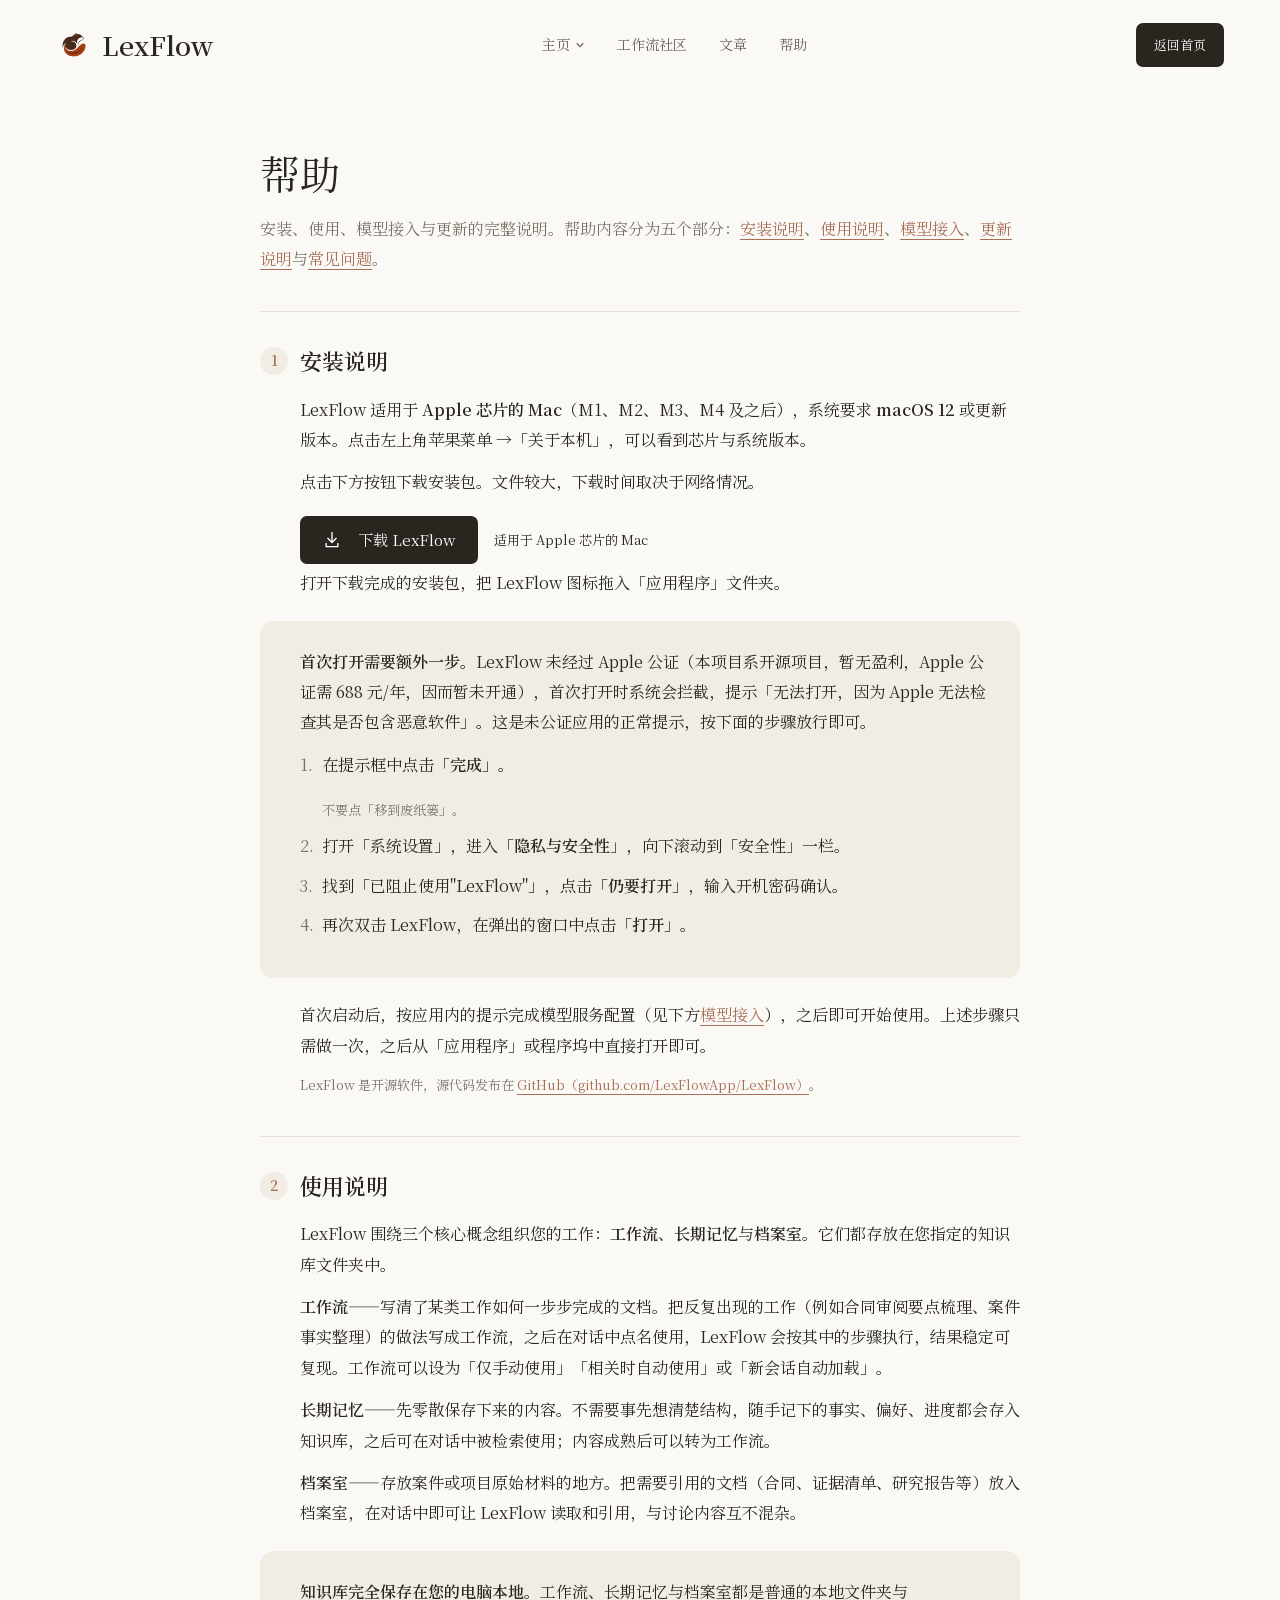
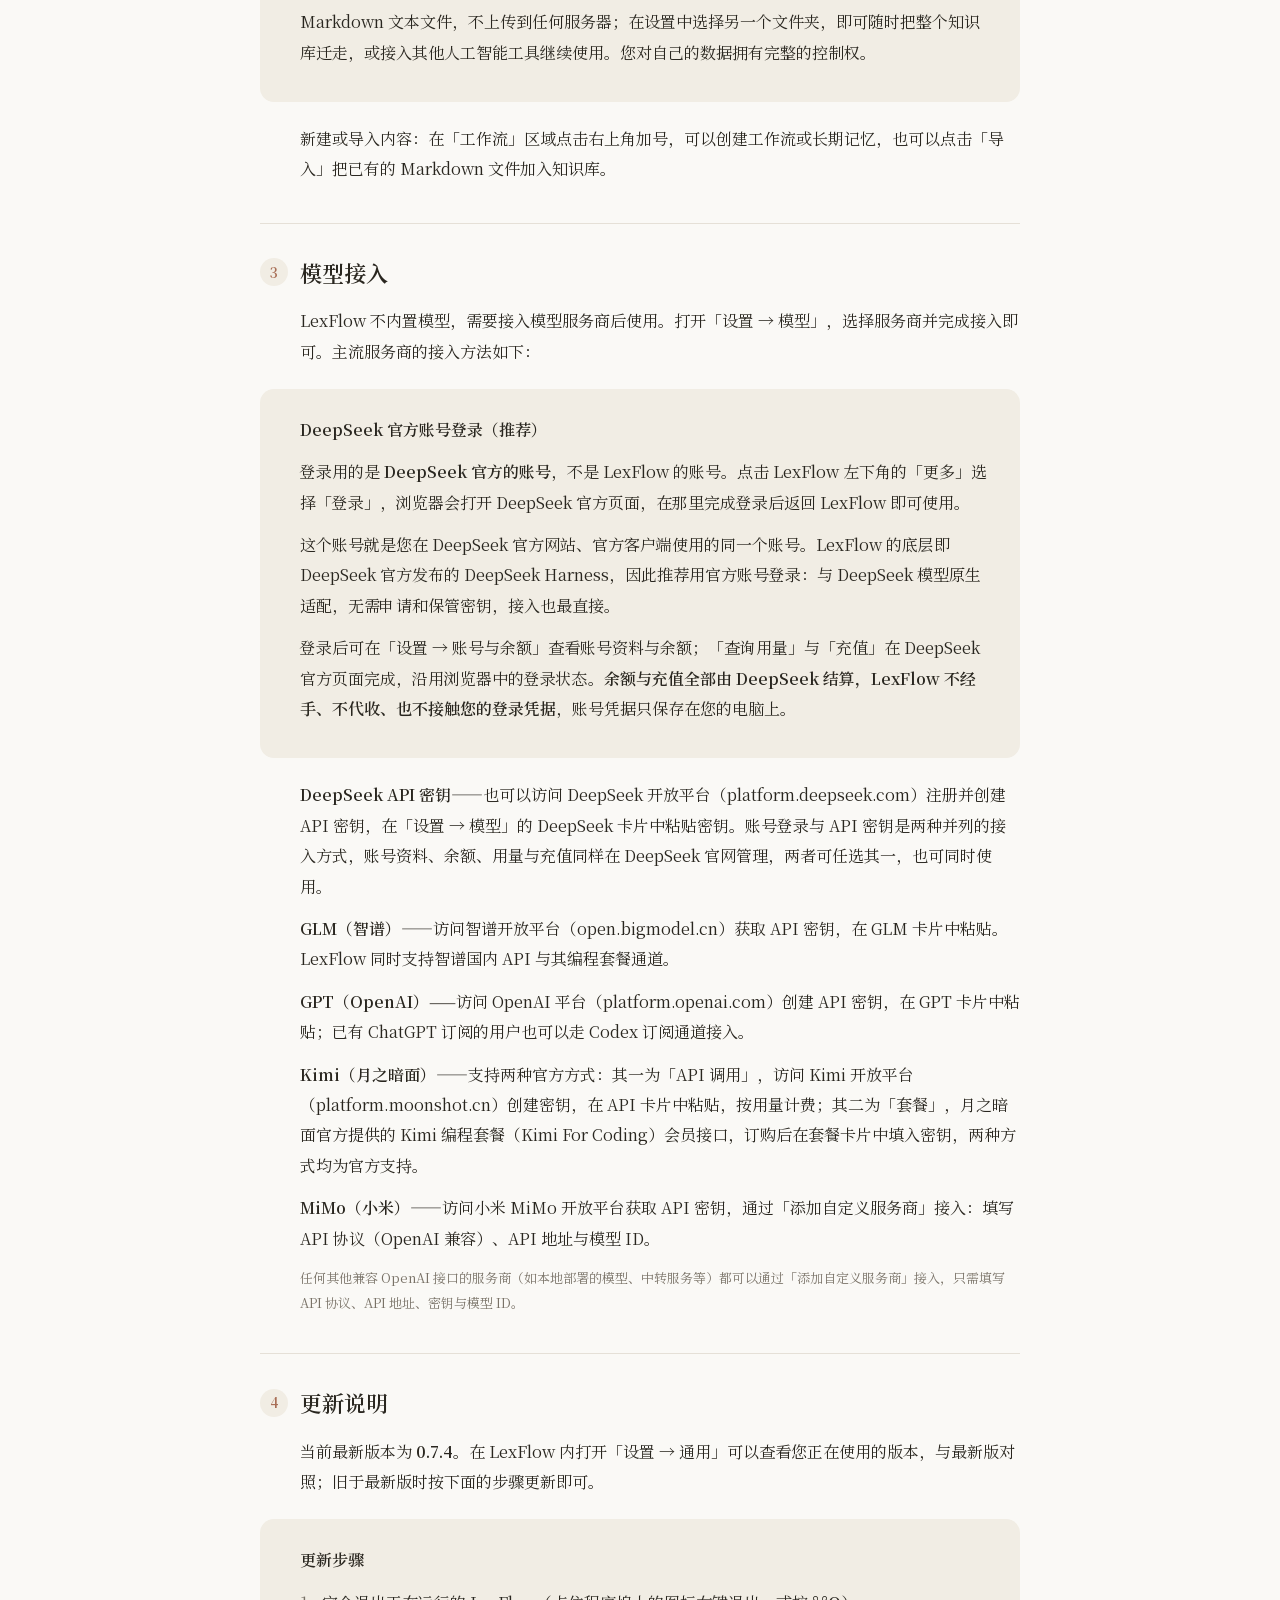
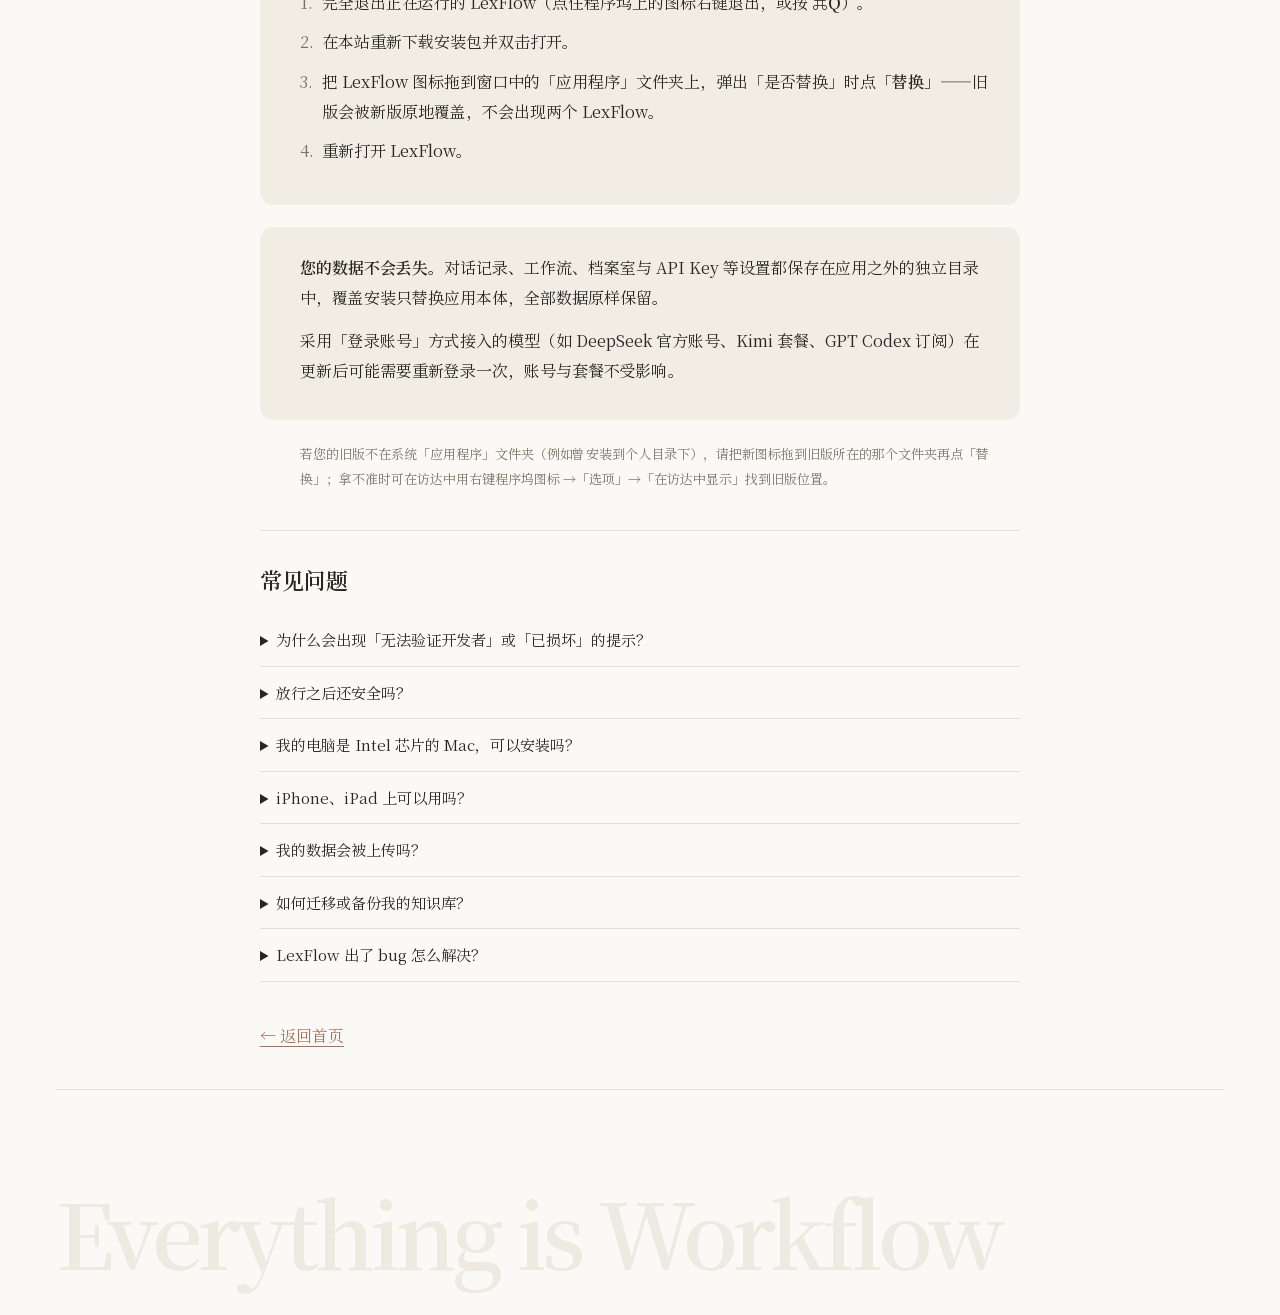
<file: install.html>
<!doctype html>
<html lang="zh-CN">
<head>
  <meta charset="UTF-8"><meta name="viewport" content="width=device-width, initial-scale=1">
  <meta name="robots" content="noindex">
  <meta name="theme-color" content="#faf9f6"><title>安装 LexFlow — 已迁移</title>
  <link rel="icon" type="image/png" href="[data-uri]">
  <meta http-equiv="refresh" content="0; url=./help.html#install">
  <link rel="canonical" href="./help.html">
  <style>body { font: 16px/1.8 'Songti SC', serif; background: #faf9f6; color: #29261f; display: grid; place-items: center; min-height: 90vh; margin: 0; text-align: center; } a { color: #a86e56; }</style>
</head>
<body>
<p>安装说明已并入<a href="./help.html#install">帮助页</a>，正在为你跳转……</p>
<script>location.replace('./help.html#install');</script>
</body></html>
</file>
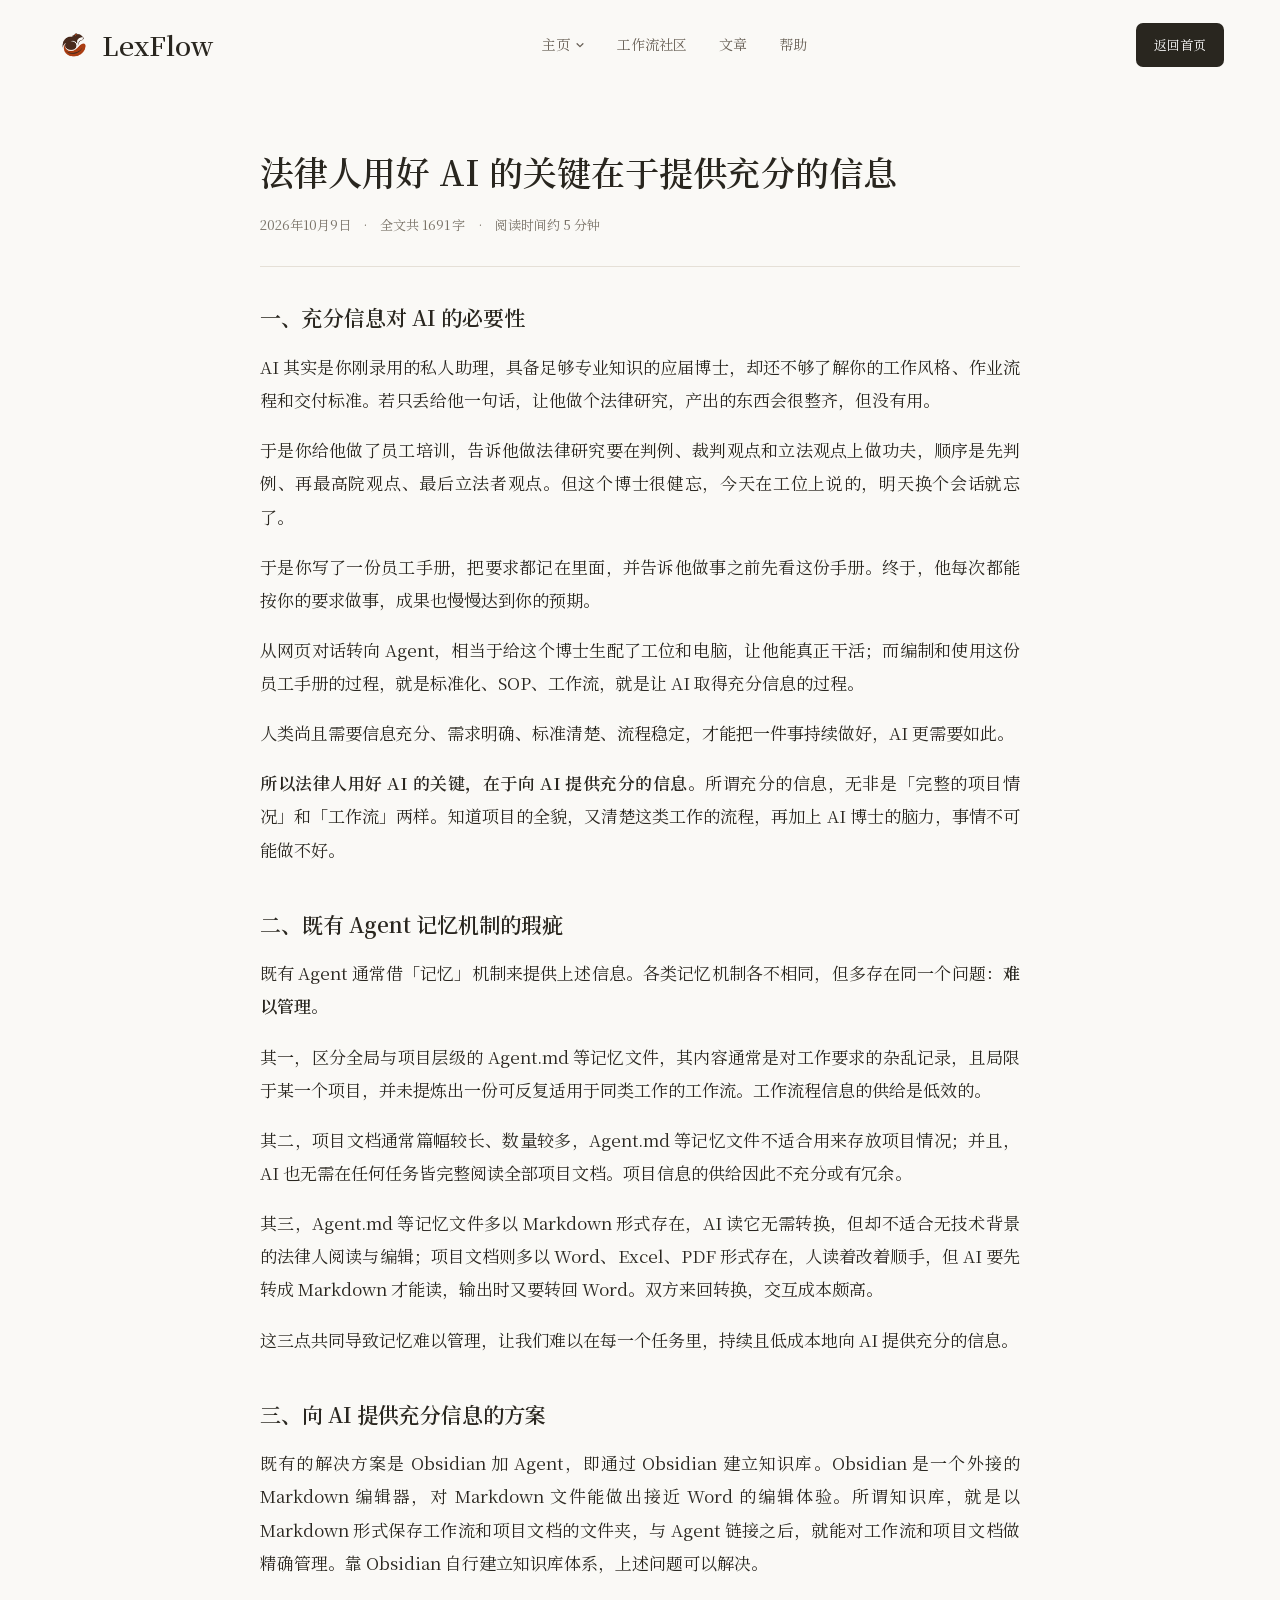
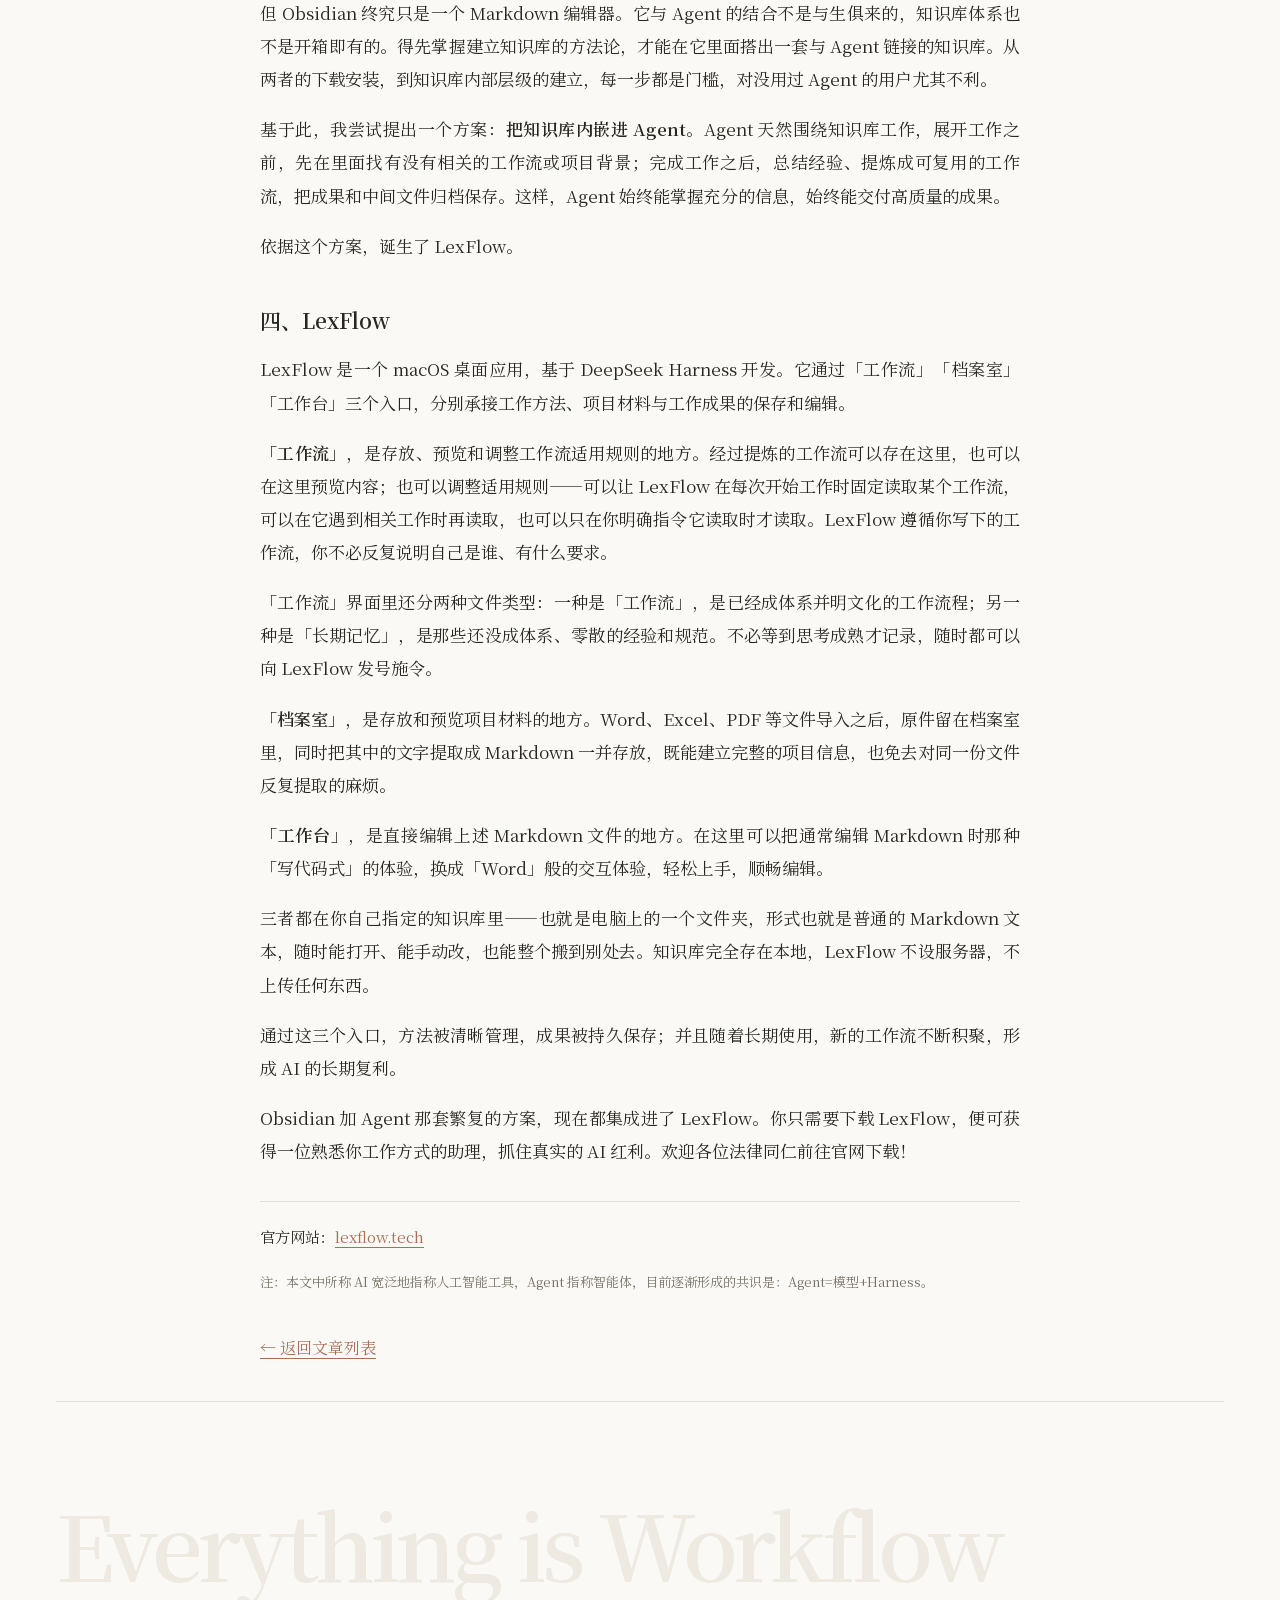
<file: articles/sufficient-information.html>
<!doctype html>
<html lang="zh-CN">
<head>
  <meta charset="UTF-8"><meta name="viewport" content="width=device-width, initial-scale=1">
  <meta name="description" content="为什么给 AI 足够的信息，比换一个更强的模型更重要：从私人助理的比喻说起，谈既有 Agent 记忆机制的瑕疵、向 AI 提供充分信息的方案，以及 LexFlow 的定位。">
  <meta name="theme-color" content="#faf9f6">
  <title>法律人用好 AI 的关键在于提供充分的信息 — LexFlow 文章</title>
  <link rel="icon" type="image/png" href="[data-uri]">
<link rel="preload" href="../fonts/LexFlowWebSerif-Regular-latin.woff2" as="font" type="font/woff2" crossorigin><link rel="stylesheet" href="../style.css?v=20261009a">
</head>
<body>
<a class="skip-link" href="#main">跳到正文</a>
<header class="header"><a class="brand" href="../" aria-label="LexFlow 首页"><img src="[data-uri]" alt="" width="36" height="36">LexFlow</a><nav aria-label="主导航"><div class="nav-menu"><a href="../">主页<svg class="nav-caret" viewBox="0 0 12 12" aria-hidden="true"><path d="M2.5 4.5 6 8l3.5-3.5"/></svg></a><div class="nav-sub"><a href="../#workspace">产品</a><a href="../#approach">理念</a><a href="../#difference">为什么是 LexFlow</a></div></div><a href="../community.html">工作流社区</a><a href="../articles/" aria-current="page">文章</a><a href="../help.html">帮助</a></nav><a class="button button-small" href="../">返回首页</a></header>
<main id="main" class="wrap">
<article class="install">
  <div class="article-head">
    <h1>法律人用好 AI 的关键在于提供充分的信息</h1>
    <p class="article-meta"><time datetime="2026-10-09">2026年10月9日</time>　·　全文共 1691 字　·　阅读时间约 5 分钟</p>
  </div>
  <div class="article-body">
    <h2>一、充分信息对 AI 的必要性</h2>
    <p>AI 其实是你刚录用的私人助理，具备足够专业知识的应届博士，却还不够了解你的工作风格、作业流程和交付标准。若只丢给他一句话，让他做个法律研究，产出的东西会很整齐，但没有用。</p>
    <p>于是你给他做了员工培训，告诉他做法律研究要在判例、裁判观点和立法观点上做功夫，顺序是先判例、再最高院观点、最后立法者观点。但这个博士很健忘，今天在工位上说的，明天换个会话就忘了。</p>
    <p>于是你写了一份员工手册，把要求都记在里面，并告诉他做事之前先看这份手册。终于，他每次都能按你的要求做事，成果也慢慢达到你的预期。</p>
    <p>从网页对话转向 Agent，相当于给这个博士生配了工位和电脑，让他能真正干活；而编制和使用这份员工手册的过程，就是标准化、SOP、工作流，就是让 AI 取得充分信息的过程。</p>
    <p>人类尚且需要信息充分、需求明确、标准清楚、流程稳定，才能把一件事持续做好，AI 更需要如此。</p>
    <p><strong>所以法律人用好 AI 的关键，在于向 AI 提供充分的信息</strong>。所谓充分的信息，无非是「完整的项目情况」和「工作流」两样。知道项目的全貌，又清楚这类工作的流程，再加上 AI 博士的脑力，事情不可能做不好。</p>
    <h2>二、既有 Agent 记忆机制的瑕疵</h2>
    <p>既有 Agent 通常借「记忆」机制来提供上述信息。各类记忆机制各不相同，但多存在同一个问题：<strong>难以管理</strong>。</p>
    <p>其一，区分全局与项目层级的 Agent.md 等记忆文件，其内容通常是对工作要求的杂乱记录，且局限于某一个项目，并未提炼出一份可反复适用于同类工作的工作流。工作流程信息的供给是低效的。</p>
    <p>其二，项目文档通常篇幅较长、数量较多，Agent.md 等记忆文件不适合用来存放项目情况；并且，AI 也无需在任何任务皆完整阅读全部项目文档。项目信息的供给因此不充分或有冗余。</p>
    <p>其三，Agent.md 等记忆文件多以 Markdown 形式存在，AI 读它无需转换，但却不适合无技术背景的法律人阅读与编辑；项目文档则多以 Word、Excel、PDF 形式存在，人读着改着顺手，但 AI 要先转成 Markdown 才能读，输出时又要转回 Word。双方来回转换，交互成本颇高。</p>
    <p>这三点共同导致记忆难以管理，让我们难以在每一个任务里，持续且低成本地向 AI 提供充分的信息。</p>
    <h2>三、向 AI 提供充分信息的方案</h2>
    <p>既有的解决方案是 Obsidian 加 Agent，即通过 Obsidian 建立知识库。Obsidian 是一个外接的 Markdown 编辑器，对 Markdown 文件能做出接近 Word 的编辑体验。所谓知识库，就是以 Markdown 形式保存工作流和项目文档的文件夹，与 Agent 链接之后，就能对工作流和项目文档做精确管理。靠 Obsidian 自行建立知识库体系，上述问题可以解决。</p>
    <p>但 Obsidian 终究只是一个 Markdown 编辑器。它与 Agent 的结合不是与生俱来的，知识库体系也不是开箱即有的。得先掌握建立知识库的方法论，才能在它里面搭出一套与 Agent 链接的知识库。从两者的下载安装，到知识库内部层级的建立，每一步都是门槛，对没用过 Agent 的用户尤其不利。</p>
    <p>基于此，我尝试提出一个方案：<strong>把知识库内嵌进 Agent</strong>。Agent 天然围绕知识库工作，展开工作之前，先在里面找有没有相关的工作流或项目背景；完成工作之后，总结经验、提炼成可复用的工作流，把成果和中间文件归档保存。这样，Agent 始终能掌握充分的信息，始终能交付高质量的成果。</p>
    <p>依据这个方案，诞生了 LexFlow。</p>
    <h2>四、LexFlow</h2>
    <p>LexFlow 是一个 macOS 桌面应用，基于 DeepSeek Harness 开发。它通过「工作流」「档案室」「工作台」三个入口，分别承接工作方法、项目材料与工作成果的保存和编辑。</p>
    <p><em>「工作流」</em>，是存放、预览和调整工作流适用规则的地方。经过提炼的工作流可以存在这里，也可以在这里预览内容；也可以调整适用规则——可以让 LexFlow 在每次开始工作时固定读取某个工作流，可以在它遇到相关工作时再读取，也可以只在你明确指令它读取时才读取。LexFlow 遵循你写下的工作流，你不必反复说明自己是谁、有什么要求。</p>
    <p>「工作流」界面里还分两种文件类型：一种是「工作流」，是已经成体系并明文化的工作流程；另一种是「长期记忆」，是那些还没成体系、零散的经验和规范。不必等到思考成熟才记录，随时都可以向 LexFlow 发号施令。</p>
    <p><em>「档案室」</em>，是存放和预览项目材料的地方。Word、Excel、PDF 等文件导入之后，原件留在档案室里，同时把其中的文字提取成 Markdown 一并存放，既能建立完整的项目信息，也免去对同一份文件反复提取的麻烦。</p>
    <p><em>「工作台」</em>，是直接编辑上述 Markdown 文件的地方。在这里可以把通常编辑 Markdown 时那种「写代码式」的体验，换成「Word」般的交互体验，轻松上手，顺畅编辑。</p>
    <p>三者都在你自己指定的知识库里——也就是电脑上的一个文件夹，形式也就是普通的 Markdown 文本，随时能打开、能手动改，也能整个搬到别处去。知识库完全存在本地，LexFlow 不设服务器，不上传任何东西。</p>
    <p>通过这三个入口，方法被清晰管理，成果被持久保存；并且随着长期使用，新的工作流不断积聚，形成 AI 的长期复利。</p>
    <p>Obsidian 加 Agent 那套繁复的方案，现在都集成进了 LexFlow。你只需要下载 LexFlow，便可获得一位熟悉你工作方式的助理，抓住真实的 AI 红利。欢迎各位法律同仁前往官网下载！</p>
  </div>
  <div class="article-source"><p>官方网站：<a href="https://lexflow.tech/">lexflow.tech</a></p></div>
  <p class="article-note">注：本文中所称 AI 宽泛地指称人工智能工具，Agent 指称智能体，目前逐渐形成的共识是：Agent=模型+Harness。</p>
  <p class="install-back"><a href="./">← 返回文章列表</a></p>
</article>
</main>
<section class="closing wrap closing-plain"><div class="closing-word" aria-hidden="true">Everything is Workflow</div></section>
</body></html>
</file>
<file: style.css>
/* 字体按字符范围拆分：标题等拉丁文字只需下载约 25 KB 的小字体，
   中文部分单独下载，浏览器按 unicode-range 自动按需加载。 */
@font-face {
  font-family: 'LexFlow Web Serif'; font-style: normal; font-weight: 400; font-display: swap;
  src: url('./fonts/LexFlowWebSerif-Regular-latin.woff2') format('woff2');
  unicode-range: U+0000-2FFF;
}
@font-face {
  font-family: 'LexFlow Web Serif'; font-style: normal; font-weight: 400; font-display: swap;
  src: url('./fonts/LexFlowWebSerif-Regular-cjk.woff2?v=20261009a') format('woff2');
  unicode-range: U+2318, U+2460-2463, U+25A0-25FF, U+3000-303F, U+3400-4DBF, U+4E00-9FFF, U+FE30-FE4F, U+FF01-FF5E, U+FFE0-FFE5;
}
@font-face {
  font-family: 'LexFlow Web Serif'; font-style: normal; font-weight: 600; font-display: swap;
  src: url('./fonts/LexFlowWebSerif-SemiBold-latin.woff2') format('woff2');
  unicode-range: U+0000-2FFF;
}
@font-face {
  font-family: 'LexFlow Web Serif'; font-style: normal; font-weight: 600; font-display: swap;
  src: url('./fonts/LexFlowWebSerif-SemiBold-cjk.woff2?v=20261009a') format('woff2');
  unicode-range: U+2318, U+2460-2463, U+25A0-25FF, U+3000-303F, U+3400-4DBF, U+4E00-9FFF, U+FE30-FE4F, U+FF01-FF5E, U+FFE0-FFE5;
}
:root {
  --paper: #faf9f6; --ink: #29261f; --muted: #787166; --line: #e5e0d7;
  --accent: #a86e56; --terra: #cf8163; --soft: #f1ede4;
  --font: 'LexFlow Web Serif', 'Songti SC', serif;
}
* { box-sizing: border-box; }
html { scroll-behavior: smooth; scroll-padding-top: 32px; -webkit-text-size-adjust: 100%; }
body { margin: 0; background: var(--paper); color: var(--ink); font: 16px/1.7 var(--font); -webkit-font-smoothing: antialiased; }
button, input, textarea, select { font: inherit; }
button { cursor: pointer; border: 0; }
button, a { -webkit-tap-highlight-color: transparent; }
a { color: inherit; text-decoration: none; }
img, svg { vertical-align: middle; }
button:focus-visible, a:focus-visible, [tabindex]:focus-visible { outline: 2px solid var(--accent); outline-offset: 4px; }
[hidden] { display: none !important; }
::selection { background: #ead4c6; }
.wrap { width: calc(100% - 112px); max-width: 1200px; width: min(1200px, calc(100% - 112px)); margin-left: auto; margin-right: auto; }
.icon { width: 20px; height: 20px; fill: none; stroke: currentColor; stroke-width: 1.6; stroke-linecap: round; stroke-linejoin: round; }
.sr-only { position: absolute; width: 1px; height: 1px; padding: 0; margin: -1px; overflow: hidden; clip-path: inset(50%); white-space: nowrap; border: 0; }
.skip-link { position: fixed; top: -80px; left: 20px; z-index: 100; padding: 12px; background: var(--ink); color: white; }
.skip-link:focus { top: 10px; }

/* Page chrome */
.header { max-width: 1440px; min-height: 90px; margin-left: auto; margin-right: auto; padding: 18px 56px; display: flex; align-items: center; justify-content: space-between; gap: 28px; }
.brand { display: inline-flex; align-items: center; gap: 10px; font-size: 26px; font-weight: 600; line-height: 1; white-space: nowrap; }
.brand img { object-fit: contain; flex-shrink: 0; }
.header nav { display: flex; gap: 32px; font-size: 14px; color: #665e54; }
.header nav a { white-space: nowrap; transition: color .2s; }
.header nav a:hover { color: var(--accent); }
.button { display: inline-flex; align-items: center; justify-content: center; gap: 16px; padding: 17px 25px; border-radius: 7px; background: var(--ink); color: white; line-height: 1.5; white-space: nowrap; transition: background .2s, transform .2s; }
.button:hover { background: var(--accent); transform: translateY(-2px); }
.button-small { font-size: 13px; padding: 12px 18px; }

/* The approved beaver is a separate interactive surface, never over the copy. */
.hero { padding-top: 48px; padding-bottom: 68px; }
.hero-stage { display: grid; grid-template-columns: 1.1fr 1fr; gap: 15px; align-items: center; margin: 18px 0 28px; }
.hero h1 { position: relative; font-weight: 400; font-size: 64px; font-size: clamp(64px, 7.2vw, 100px); line-height: 1.18; letter-spacing: -.055em; margin: 0; padding-bottom: 16px; white-space: nowrap; }
.flow-word { color: var(--accent); display: inline-block; position: relative; }
.period { color: var(--accent); }
/* The heading becomes a particle field; the DOM text stays for semantics.
   文字与粒子之间是极短的交叉淡入，只用于就地交接，不构成开场动画。 */
.title-particles { position: absolute; left: 0; right: 0; top: 0; width: 100%; pointer-events: none; opacity: 0; transition: opacity .3s ease; }
.title-particles-ready .title-particles { opacity: 1; }
.title-particles-ready .headline-word,
.title-particles-ready .period { opacity: 0; transition: opacity .3s ease; }
.motion-paused .title-particles { opacity: 1; }
.particle-scene { position: relative; min-width: 0; width: 100%; height: 460px; isolation: isolate; background: var(--paper); overflow: hidden; }
/* 图片里的图形只占画布的 65%，而粒子版占 85%；放大图片让两者尺寸一致，
   河狸粒子初始化较慢时就地替换也不会看起来"缩了一圈"。 */
/* 静态图标与粒子版形状一致，就绪后就地淡入替换，避免纹理突变，也不构成开场动画。 */
.particle-fallback { position: absolute; top: 0; right: 0; bottom: 0; left: 0; width: 100%; height: 100%; object-fit: contain; mix-blend-mode: multiply; transition: opacity .15s; transform: scale(1.3077); }
#beaver-canvas { display: block; width: 100%; height: 100%; position: absolute; top: 0; right: 0; bottom: 0; left: 0; opacity: 0; transition: opacity .4s; touch-action: pan-y; cursor: crosshair; border-radius: 20px; }
.particles-ready #beaver-canvas { opacity: 1; }
.particles-ready .particle-fallback { opacity: 0; pointer-events: none; }
.motion-toggle { position: absolute; bottom: 5px; right: 4px; width: 36px; height: 36px; display: grid; place-items: center; border-radius: 50%; color: #907762; background: #f1ede4b3; transition: background .2s; }
.motion-toggle:hover { background: #e7ded0; }
.motion-toggle svg { width: 17px; height: 17px; fill: none; stroke: currentColor; stroke-width: 1.5; }
.hero-stage { position: relative; }
.hero-bottom { display: flex; align-items: center; justify-content: space-between; gap: 32px; }
.hero-bottom > div { min-width: 0; }
.hero h2 { font-size: 19px; font-size: clamp(19px, 2vw, 24px); font-weight: 400; line-height: 1.65; margin: 0 0 14px; }
.hero p { color: var(--muted); line-height: 1.9; margin: 0; font-size: 16px; }

/* The product demonstration follows the installed application's layout. */
.showcase { padding-top: 68px; padding-bottom: 86px; }
.showcase-label { display: flex; justify-content: space-between; align-items: baseline; gap: 20px; margin-bottom: 24px; }
.showcase-label h2 { font-size: 28px; font-size: clamp(28px, 3.1vw, 42px); font-weight: 400; line-height: 1.5; margin: 0; }
.showcase-label > span { font-size: 12px; color: var(--muted); white-space: nowrap; }
.app-window { display: flex; height: 560px; height: clamp(560px, 62vw, 760px); border: 1px solid #ddd6cb; border-radius: 12px; overflow: hidden; box-shadow: 0 25px 50px -35px #6d51385c; background: var(--paper); position: relative; isolation: isolate; }
.faithful-app svg { width: 16px; height: 16px; fill: none; stroke: currentColor; stroke-width: 1.5; stroke-linecap: round; stroke-linejoin: round; flex-shrink: 0; }
.app-sidebar { background: linear-gradient(#f5f2e9, #f2efe8 96px); width: 22%; min-width: 180px; max-width: 264px; padding: 0 12px 18px; display: flex; flex-direction: column; flex-shrink: 0; overflow: hidden; }
.window-controls { height: 54px; flex-shrink: 0; display: flex; align-items: center; gap: 22px; }
.traffic { display: flex; gap: 7px; }
.traffic i { width: 10px; height: 10px; background: #a9b5a0; border-radius: 50%; }
.traffic i:first-child { background: #d5a196; }
.traffic i:nth-child(2) { background: #d8be89; }
.collapse-sidebar { padding: 0; background: none; color: #6f695d; display: grid; place-items: center; width: 27px; height: 27px; }
.app-brand { font-size: 21px; font-weight: 600; padding: 0 9px; margin: 4px 0 20px; line-height: 1.5; }
.app-nav { display: flex; flex-direction: column; gap: 3px; flex-shrink: 0; }
.app-nav button { background: none; text-align: left; border-radius: 5px; padding: 7px 10px; font-size: 14px; line-height: 1.5; display: flex; align-items: center; gap: 9px; color: #4d483e; position: relative; }
.app-nav button > span { width: 16px; height: 16px; display: flex; color: #8a8378; }
.app-nav button[aria-selected=true] { background: #e9e3d7; color: #29261f; }
.app-nav button[aria-selected=true]::before { content: ''; position: absolute; left: 3px; width: 2px; height: 15px; top: 50%; transform: translateY(-50%); border-radius: 2px; background: var(--terra); }
.app-nav button[aria-selected=true] > span { color: var(--terra); }
.app-nav button:hover { background: #eae3d9; }
.sidebar-caption { display: flex; justify-content: space-between; align-items: center; color: #8a8378; font-size: 13px; margin: 26px 4px 12px; flex-shrink: 0; }
.sidebar-tools { display: flex; align-items: center; gap: 12px; }
.sidebar-tools > span { display: flex; }
.sidebar-project { display: flex; align-items: center; gap: 7px; color: #8a8378; font-size: 13px; padding: 7px; flex-shrink: 0; }
.active-project svg { color: var(--terra); }
.session-list { min-height: 0; overflow: auto; scrollbar-width: thin; scrollbar-color: #d5cdbf transparent; }
.session-list > div { font-size: 12px; padding: 7px 12px; line-height: 1.5; white-space: nowrap; overflow: hidden; text-overflow: ellipsis; color: #49453d; }
.active-session { background: #e9e3d7; border-radius: 5px; }
.ungrouped { margin-block: 9px 16px; }
.sidebar-footer { display: flex; align-items: center; gap: 8px; font-size: 13px; color: #7b7266; margin-top: auto; padding: 14px 4px 0; flex-shrink: 0; }
.sidebar-footer > span { display: flex; }
.app-content { flex: 1; min-width: 0; height: 100%; position: relative; }
#demo-panel { display: flex; width: 100%; height: 100%; overflow: auto; scrollbar-width: thin; scrollbar-color: #d5cdbf transparent; outline-offset: -4px; }
.expand-sidebar { position: absolute; top: 17px; left: 18px; background: none; color: #6f695d; width: 28px; height: 28px; z-index: 2; padding: 0; display: grid; place-items: center; }
.sidebar-collapsed .app-sidebar { display: none; }
.sidebar-collapsed .lf-library { padding-top: 62px; }
.sidebar-collapsed .lf-editor { padding-top: 62px; }
.lf-conversation { width: 100%; margin-block: auto; padding: 40px 10%; animation: appear .35s both; }
.lf-conversation h3 { display: flex; align-items: center; justify-content: center; gap: 12px; font-size: 18px; font-size: clamp(18px, 2vw, 27px); line-height: 1.4; font-weight: 600; white-space: nowrap; margin: 0 0 30px; }
.lf-conversation h3 img { width: 29px; height: 29px; }
.lf-project { display: flex; align-items: center; gap: 5px; font-size: 13px; margin: 0 10px 12px; color: #6f695d; }
.lf-project > span { color: #a49b8e; }
.lf-composer { background: white; border: 1px solid #e9e6df; border-radius: 12px; box-shadow: 0 6px 18px #55402108; padding: 13px 12px 10px; }
.lf-composer > p { margin: 0; color: #9b9488; font-size: 13px; line-height: 1.8; min-height: 52px; }
.lf-composer-toolbar { display: flex; flex-wrap: wrap; gap: 9px; align-items: center; font-size: 11px; color: #817a6d; }
.lf-circle { width: 25px; height: 25px; background: var(--soft); border-radius: 50%; display: grid; place-items: center; flex-shrink: 0; }
.lf-permission { display: flex; align-items: center; gap: 2px; white-space: nowrap; }
.lf-permission svg { width: 13px; }
.lf-model { margin-left: auto; white-space: nowrap; font-size: 11px; }
.lf-send { width: 30px; height: 30px; flex-shrink: 0; background: #eac9bb; border-radius: 50%; color: white; display: grid; place-items: center; font-size: 22px; line-height: 1; }
.lf-library { width: 100%; min-height: 100%; padding: 24px 5% 20px; display: flex; flex-direction: column; animation: fade .3s both; }
.lf-back { background: none; align-self: flex-start; margin: 0 0 13px -10px; padding: 2px; display: flex; color: var(--ink); }
.lf-back svg { width: 21px; height: 21px; }
.lf-library header { display: flex; flex-wrap: wrap; align-items: center; justify-content: space-between; gap: 12px; }
.lf-library h3 { font-size: 25px; font-weight: 400; margin: 0; line-height: 1.5; }
.lf-library header > span { font-size: 12px; color: #6f695d; }
.lf-library-tools { display: flex; justify-content: space-between; align-items: center; flex-wrap: wrap; gap: 12px; margin: 22px 0; color: #8a8378; }
.lf-library-tools p { font-size: 12px; margin: 0; }
.lf-library-tools > div { display: flex; gap: 17px; }
.lf-library-tools svg { width: 14px; height: 14px; }
.lf-table-head, .lf-file-row { display: grid; grid-template-columns: minmax(0, 1fr) 128px 74px; gap: 12px; align-items: center; text-align: left; }
.lf-table-head { border-bottom: 1px solid #e9e6df; font-size: 11px; color: #8a8378; padding: 0 10px 11px; }
.lf-file-row { width: 100%; min-height: 42px; padding: 10px; background: none; border: 0; color: #49453d; font-size: 13px; }
.lf-file-row > span:first-child { display: flex; gap: 10px; align-items: center; min-width: 0; overflow-wrap: anywhere; }
.lf-file-row > span:not(:first-child) { font-size: 11px; color: #8a8378; }
.lf-file-row svg { width: 14px; height: 14px; color: #8a8378; }
.lf-file-row:hover, .lf-file-row.selected { background: #eee9df; }
.lf-library-footer { margin-top: auto; border-top: 1px solid #e9e6df; padding-top: 17px; display: flex; justify-content: space-between; font-size: 11px; color: #8a8378; }
.lf-empty { width: 100%; margin-block: auto; padding: 48px 20px; text-align: center; color: #8a8378; font-size: 15px; animation: appear .35s both; }
.lf-empty strong { font-size: 16px; font-weight: 400; color: var(--ink); }
.lf-empty p { margin: 22px 0 0; }
.lf-editor { width: 100%; min-height: 100%; padding: 38px 28px 16px; display: flex; flex-direction: column; animation: fade .3s both; }
.lf-editor header { display: flex; align-items: center; gap: 14px; }
.lf-editor h3 { font-size: 22px; font-weight: 600; margin: 0; flex: 1; min-width: 0; overflow-wrap: anywhere; }
.lf-editor header > span { font-size: 12px; white-space: nowrap; }
.lf-editor header button { font-size: 25px; color: #8a8378; background: none; padding: 0 5px; }
.lf-editor-tools { display: flex; flex-wrap: wrap; align-items: center; gap: 15px; padding: 14px 0; border-bottom: 1px solid var(--line); font-size: 12px; color: #8a8378; }
.lf-tools-right { margin-left: auto; }
.lf-editor article { padding: 12px 10px 28px; font-size: 14px; line-height: 1.9; }
.lf-editor h4 { font-size: 18px; font-weight: 600; margin-bottom: 10px; }
.lf-editor blockquote { margin: 20px 0; border-left: 3px solid var(--terra); padding-left: 15px; color: var(--muted); }
.lf-editor footer { margin-top: auto; border-top: 1px solid var(--line); padding-top: 12px; display: flex; justify-content: space-between; font-size: 11px; color: #8a8378; }

/* Narrative sections */
.section { padding-block: 84px; }
.section-heading { display: grid; grid-template-columns: 1.1fr 1fr; align-items: center; gap: 64px; margin-bottom: 48px; }
.section-heading > * { min-width: 0; }
.section-heading h2, .local-copy h2 { font-size: 28px; font-size: clamp(28px, 3.1vw, 42px); font-weight: 400; line-height: 1.5; margin: 0; }
.section-heading p, .local-copy p { font-size: 16px; line-height: 1.95; color: var(--muted); margin: 0; }
.section-heading .fine-note, .fine-note { font-size: 13px; line-height: 1.85; color: var(--muted); margin-top: 18px; }

.flow-diagram { position: relative; display: flex; align-items: flex-start; padding: 20px 16px 80px; }
.flow-node { flex: 1; min-width: 0; text-align: center; }
.node-icon { display: inline-grid; place-items: center; width: 58px; height: 58px; background: #f1e9df; border: 1px solid #e7d9cb; border-radius: 15px; font-size: 25px; color: var(--accent); }
.node-icon svg { width: 1.1em; height: 1.1em; fill: none; stroke: currentColor; stroke-width: 1.4; stroke-linecap: round; stroke-linejoin: round; }
.flow-node h3 { font-size: 18px; font-weight: 400; margin: 20px 0 9px; }
.flow-node p { font-size: 13px; color: var(--muted); margin: 0; }
.connector { width: 12%; height: 1px; background: #d9cabb; position: relative; margin-top: 29px; flex-shrink: 0; }
.connector::after { content: ''; width: 5px; height: 5px; position: absolute; right: 0; top: -2px; border-right: 1px solid #b49b86; border-top: 1px solid #b49b86; transform: rotate(45deg); }
.connector i { position: absolute; top: -2px; width: 5px; height: 5px; background: var(--terra); border-radius: 50%; animation: travel 4s ease-in-out infinite; }
.connector:nth-of-type(2) i { animation-delay: 1s; }
.return-line { position: absolute; bottom: 0; height: 40px; border: 1px solid #ded4c7; border-top: 0; border-radius: 0 0 16px 16px; left: 14%; right: 14%; text-align: center; }
.return-line span { position: relative; top: 25px; padding: 2px 16px; background: var(--paper); font-size: 12px; color: #927962; display: inline-block; max-width: calc(100% - 24px); }
.feature-grid { display: grid; grid-template-columns: repeat(3, minmax(0, 1fr)); gap: 28px; }
.feature { min-width: 0; display: grid; grid-template-rows: 190px auto 1fr; border-top: 1px solid var(--line); padding-top: 25px; }
.feature h3 { font-size: 23px; font-weight: 400; margin: 25px 0 14px; }
.feature > p { font-size: 16px; line-height: 1.9; color: var(--muted); margin: 0; }
.mini-method, .mini-archive, .mini-editor { height: 190px; min-width: 0; background: #f1ede5; border-radius: 8px; padding: 24px 18px; overflow: hidden; }
.mini-method { display: flex; flex-direction: column; justify-content: center; gap: 12px; }
.mini-method > div { padding: 12px 9px; background: var(--paper); border: 1px solid #e8e0d3; border-radius: 5px; font-size: 12px; display: flex; align-items: center; flex-wrap: wrap; gap: 6px; }
.mini-method small { margin-left: auto; font-size: 10px; color: #89755d; white-space: nowrap; }
.mini-method > div > span { color: var(--accent); }
.mini-archive { color: #7f6c54; font-size: 13px; }
.file-row { padding: 10px 0 0 10px; color: #89755d; font-size: 12px; }
.mini-editor > div { display: flex; align-items: center; justify-content: space-between; gap: 8px; font-size: 12px; padding-bottom: 11px; border-bottom: 1px solid #dfd6c8; margin-bottom: 14px; }
.mini-editor small { font-size: 10px; color: #89755d; }
.mini-editor strong { font-size: 12px; display: block; font-weight: 600; margin-bottom: 10px; }
.mini-editor > span { font-size: 11px; display: block; color: #826e56; line-height: 1.85; overflow-wrap: anywhere; }
.highlight-text { background: #e8d8c5; }
.highlight-text i { display: inline-block; width: 1px; height: 11px; background: var(--accent); vertical-align: middle; animation: blink 1.7s infinite; }
.difference { background: #f0ede6; border-block: 1px solid #e7e1d7; margin-top: 12px; }
.comparison { border-top: 1px solid #d8cebf; }
.comparison-row { display: grid; grid-template-columns: .72fr 1.2fr 1.3fr; border-bottom: 1px solid #ded6ca; align-items: stretch; }
.comparison-row > * { min-width: 0; margin: 0; padding: 23px 24px; font-size: 15px; font-weight: 400; line-height: 1.85; overflow-wrap: anywhere; }
.comparison-row > *:first-child { padding-left: 0; color: #777062; }
.comparison-row > *:last-child { background: #e9e1d5; color: #71523d; }
.comparison-head > * { display: flex; align-items: center; gap: 7px; font-size: 13px; }
.comparison-head > *:last-child { font-weight: 600; font-size: 21px; color: var(--ink); }
.comparison-head img { flex-shrink: 0; }
.comparison-note { font-size: 13px; color: var(--muted); line-height: 1.9; margin: 20px 0 0; }
.local-section { display: grid; grid-template-columns: 1fr 1fr; gap: 75px; align-items: center; padding-block: 100px; }
.local-art { height: 360px; min-width: 0; position: relative; display: grid; place-items: center; }
.orbit { position: absolute; border: 1px solid #e4dbce; border-radius: 50%; width: 240px; height: 240px; }
.orbit-two { width: 335px; height: 335px; border-style: dashed; border-color: #e9e2d7; animation: orbit 100s linear infinite; }
.local-center { background: #f3ede4; width: 108px; height: 108px; border-radius: 28px; display: grid; place-items: center; box-shadow: 0 12px 30px #7a553015; border: 1px solid #e6d9c6; }

.orbit-label { position: absolute; border: 1px solid #e2d7c7; background: var(--paper); border-radius: 5px; padding: 10px 15px; font-size: 13px; color: #8f795f; animation: bob 6s ease-in-out infinite; }
.label-one { top: 30px; left: 14%; }.label-two { right: 0; top: 145px; animation-delay: -2s; }.label-three { bottom: 38px; left: 4%; animation-delay: -4s; }
.local-copy { min-width: 0; }
.local-copy h2 { margin-bottom: 23px; }
.local-points { display: flex; flex-wrap: wrap; gap: 12px; margin-top: 22px; }
.local-points span { font-size: 13px; padding: 7px 12px; border: 1px solid #dfd5c7; border-radius: 4px; color: #947455; }
.local-copy .fine-note { font-size: 13px; margin-top: 22px; }
.closing { position: relative; text-align: center; border-top: 1px solid var(--line); padding-top: 68px; overflow: hidden; isolation: isolate; }
.closing h2 { font-size: 32px; font-size: clamp(32px, 4vw, 48px); line-height: 1.5; font-weight: 400; margin: 0 0 30px; }
.closing-word { font-size: 28px; font-size: clamp(28px, 7vw, 100px); font-weight: 600; letter-spacing: -.055em; color: #eeeae2; line-height: 1.2; margin-top: 44px; user-select: none; white-space: nowrap; }

/* Native modal, with focus and Escape handling supplied by the browser. */
dialog { border: 1px solid var(--line); background: var(--paper); border-radius: 16px; padding: 44px; max-width: 480px; max-height: calc(100dvh - 32px); width: calc(100% - 36px); text-align: center; color: var(--ink); box-shadow: 0 40px 100px #20180f30; overflow: auto; }
dialog::backdrop { background: #29261f66; backdrop-filter: blur(7px); }

dialog h2 { font-size: 23px; font-weight: 400; margin-top: 20px; }
dialog p { font-size: 15px; line-height: 1.9; color: var(--muted); }
dialog .button { margin-top: 15px; padding: 12px 22px; font-size: 14px; }
dialog .dialog-link { background: none; color: var(--accent); border: 1px solid #ddc9bc; text-decoration: none; }
dialog .dialog-link:hover { background: #f6efe8; transform: none; }
dialog .dialog-actions { display: flex; justify-content: center; align-items: center; gap: 10px; margin-top: 18px; flex-wrap: wrap; }
dialog .dialog-actions .button { margin-top: 0; }
dialog .dialog-lead { color: var(--muted); line-height: 1.85; margin: 0; }

.dialog-close { position: absolute; top: 12px; right: 15px; background: none; font-size: 28px; color: var(--muted); width: 36px; height: 36px; }
/* 弹窗打开时焦点自动落在关闭按钮上，聚焦轮廓会显示成难看的方框；Esc 与「知道了」按钮仍可关闭。 */
.dialog-close:focus, .dialog-close:focus-visible { outline: none; }
.will-reveal { opacity: 0; transform: translateY(20px); transition: opacity .7s ease, transform .7s ease; }
.will-reveal.is-visible { opacity: 1; transform: none; }
.feature:nth-child(2) { transition-delay: .08s; }.feature:nth-child(3) { transition-delay: .16s; }
@keyframes appear { from { opacity: 0; transform: translateY(12px); } to { opacity: 1; transform: none; } }
@keyframes fade { from { opacity: 0; } to { opacity: 1; } }
@keyframes travel { 0% { left: 0; opacity: 0; } 15%,80% { opacity: 1; } 100% { left: 100%; opacity: 0; } }
@keyframes bob { 50% { transform: translateY(-6px); } }
@keyframes blink { 50% { opacity: 0; } }
@keyframes orbit { to { transform: rotate(360deg); } }

@media (max-width: 1100px) {
  .wrap { width: calc(100% - 64px); }.header { padding-left: 32px; padding-right: 32px; }
  .hero h1 { font-size: 55px; font-size: clamp(55px, 7.1vw, 80px); }.hero-stage { gap: 12px; }
  .particle-scene { height: 385px; }
  .section-heading { gap: 35px; }.feature-grid { gap: 20px; }
  .mini-method, .mini-archive, .mini-editor { padding-left: 14px; padding-right: 14px; }
  .mini-method small { display: none; }
  .lf-conversation { padding-left: 7%; padding-right: 7%; }.lf-conversation h3 { font-size: 22px; }
  .lf-table-head, .lf-file-row { grid-template-columns: minmax(0, 1fr) 100px 65px; gap: 8px; }
  .local-section { gap: 35px; }.local-copy h2 { font-size: 30px; }
  .comparison-row > * { padding-left: 17px; padding-right: 17px; font-size: 14px; }
}
@media (max-width: 800px) {
  .wrap { width: calc(100% - 48px); }.header { min-height: 78px; padding-left: 24px; padding-right: 24px; gap: 20px; }
  .header nav { gap: 17px; font-size: 13px; }
  .brand { font-size: 24px; }.brand img { width: 32px; height: 32px; }
  .button-small { padding: 11px 14px; gap: 10px; font-size: 12px; }
  .hero { padding-top: 36px; }.hero h1 { font-size: 46px; font-size: clamp(46px, 7.2vw, 62px); }
  .hero-stage { grid-template-columns: 1.1fr 1fr; margin-top: 24px; margin-bottom: 35px; }
  .hero p { font-size: 15px; }
  .hero h2 { font-size: 21px; }.hero-bottom { align-items: flex-start; gap: 24px; }
  .section { padding-block: 60px; }.section-heading { margin-bottom: 35px; gap: 26px; }
  .section-heading h2 { font-size: 28px; }.section-heading p { font-size: 15px; }
  .showcase { padding-block: 32px 60px; }
  .app-sidebar { min-width: 158px; padding-left: 9px; padding-right: 9px; }.app-brand { font-size: 19px; }
  .app-nav button { font-size: 13px; }.sidebar-tools { gap: 6px; }.sidebar-tools svg { width: 13px; }
  .sidebar-project, .sidebar-caption { font-size: 12px; }.session-list > div { font-size: 11px; }
  .lf-conversation h3 { font-size: 19px; gap: 8px; }.lf-conversation h3 img { width: 24px; height: 24px; }
  .lf-model { font-size: 10px; }.lf-composer-toolbar { gap: 7px; }
  .lf-table-head, .lf-file-row { grid-template-columns: minmax(0, 1fr) 90px 62px; gap: 6px; }
  .lf-file-row { font-size: 12px; }.lf-file-row > span:not(:first-child) { font-size: 10px; }
  .lf-library header > span { font-size: 11px; }.lf-library-tools > div { gap: 10px; }
  .feature-grid { grid-template-columns: 1fr; gap: 32px; }
  .feature { grid-template-columns: 1fr 1fr; grid-template-rows: auto 1fr; gap: 0 28px; }
  .mini-method, .mini-archive, .mini-editor { grid-row: 1 / 3; padding-left: 20px; padding-right: 20px; }
  .feature h3 { margin-top: 0; font-size: 22px; }.feature > p { font-size: 15px; }
  .flow-node h3 { font-size: 16px; }.flow-node p { font-size: 12px; }
  .local-section { grid-template-columns: 1fr 1fr; gap: 28px; }.local-art { height: 300px; }
  .orbit { width: 180px; height: 180px; }.orbit-two { width: 260px; height: 260px; }
  .orbit-label { font-size: 11px; padding: 8px; }.local-copy h2 { font-size: 27px; }
  .local-copy p { font-size: 15px; }.local-points { gap: 7px; }.local-points span { padding: 6px 8px; font-size: 12px; }
}
@media (max-width: 620px) {
  .wrap { width: calc(100% - 40px); }.header { justify-content: flex-start; gap: 18px; padding-left: 20px; padding-right: 20px; }.header nav { display: flex; flex: 1 1 auto; flex-wrap: wrap; gap: 11px; row-gap: 7px; justify-content: flex-start; font-size: 12px; }
  .header .button { display: none; }.brand { font-size: 0; gap: 0; }
  .hero-stage { grid-template-columns: 1fr; gap: 0; margin-bottom: 20px; }
  .hero h1 { font-size: 56px; font-size: clamp(56px, 11vw, 76px); letter-spacing: -.055em; position: relative; z-index: 1; }
  .particle-scene { height: 350px; width: 100%; max-width: 350px; margin-left: auto; margin-right: auto; }
  .hero h2 { font-size: 21px; }.hero-bottom { flex-direction: column; gap: 24px; }
  .showcase-label { gap: 12px; }.showcase-label > span { font-size: 11px; }
  .app-window { height: 520px; flex-direction: column; }
  .app-sidebar, .sidebar-collapsed .app-sidebar { display: flex; width: 100%; min-width: 0; max-width: none; padding: 12px; flex-shrink: 0; }
  .window-controls, .sidebar-caption, .sidebar-project, .session-list, .sidebar-footer { display: none; }
  .app-brand { font-size: 18px; margin: 0 0 10px; padding-left: 5px; }
  .app-nav { flex-direction: row; gap: 4px; }.app-nav button { justify-content: center; flex: 1; min-width: 0; padding: 8px 3px; font-size: 12px; gap: 5px; }
  .app-nav button > span, .app-nav svg { width: 13px; height: 13px; }.app-nav button[aria-selected=true]::before { display: none; }
  .app-content { height: auto; min-height: 0; }.expand-sidebar { display: none !important; }
  .lf-conversation { padding: 32px 17px; }.lf-conversation h3 { font-size: 15px; font-size: clamp(15px, 4.2vw, 21px); gap: 7px; margin-bottom: 25px; }
  .lf-conversation h3 img { width: 23px; height: 23px; }.lf-project { font-size: 12px; margin-left: 5px; }
  .lf-composer { padding: 12px 10px; }.lf-composer > p { font-size: 12px; min-height: 63px; }
  .lf-composer-toolbar { gap: 6px; font-size: 10px; }.lf-circle { width: 22px; height: 22px; }.lf-circle svg { width: 14px; }
  .lf-model { font-size: 9px; }.lf-send { width: 24px; height: 24px; font-size: 19px; }.lf-permission { font-size: 10px; }
  .lf-library, .sidebar-collapsed .lf-library { padding: 16px 16px 14px; }
  .lf-back { margin-left: -4px; margin-bottom: 10px; }.lf-library h3 { font-size: 23px; }
  .lf-library header { gap: 5px; }.lf-library header > span { font-size: 10px; }
  .lf-library-tools { gap: 8px; margin: 18px 0; }.lf-library-tools p { font-size: 11px; }.lf-library-tools svg { width: 13px; }
  .lf-table-head, .lf-file-row { grid-template-columns: minmax(0, 1fr) 64px; gap: 10px; }
  .lf-table-head > span:nth-child(2), .lf-file-row > span:nth-child(2) { display: none; }
  .lf-file-row { padding: 11px 6px; }.lf-file-row > span:first-child { gap: 7px; }
  .lf-editor, .sidebar-collapsed .lf-editor { padding: 20px 17px 14px; }.lf-editor h3 { font-size: 19px; }
  .lf-editor header { gap: 8px; }.lf-editor header > span { font-size: 11px; }.lf-editor-tools { gap: 12px; }
  .lf-editor article { padding-left: 3px; padding-right: 3px; font-size: 13px; }.lf-editor h4 { font-size: 17px; }
  .section { padding-block: 48px; }.section-heading { grid-template-columns: 1fr; gap: 24px; margin-bottom: 32px; }
  .section-heading h2 { font-size: 29px; }.section-heading p { font-size: 15px; }
  .flow-diagram { padding: 18px 0 74px; }.node-icon { width: 44px; height: 44px; border-radius: 11px; font-size: 22px; }
  .flow-node h3 { font-size: 14px; margin-top: 15px; }.flow-node p { font-size: 11px; max-width: 100px; margin-left: auto; margin-right: auto; }
  .connector { width: 5%; margin-top: 22px; }.return-line { left: 12%; right: 12%; }.return-line span { font-size: 11px; padding-left: 8px; padding-right: 8px; max-width: calc(100% - 10px); top: 22px; }
  .feature { display: block; }.feature h3 { margin-top: 24px; font-size: 23px; }.feature > p { font-size: 15px; }
  .mini-method, .mini-archive, .mini-editor { padding: 24px; }.mini-method small { display: block; }
  .comparison-row { grid-template-columns: 1fr 1fr; border-bottom: 0; }
  .comparison-row > :first-child { grid-column: 1 / -1; padding: 20px 0 10px; font-size: 15px; color: var(--ink); }
  .comparison-row > :not(:first-child) { border-bottom: 1px solid #ded6ca; font-size: 13px; padding: 15px 12px; }
  .comparison-head > :first-child { display: none; }.comparison-head > :not(:first-child) { font-size: 12px; }
  .comparison-head > :last-child { font-size: 17px; }.comparison-head img { width: 22px; height: 22px; }
  .comparison-note { font-size: 12px; }.local-section { grid-template-columns: 1fr; gap: 38px; }
  .local-art { height: 300px; max-width: 330px; width: 100%; margin-left: auto; margin-right: auto; }
  .orbit { width: 210px; height: 210px; }.orbit-two { width: 280px; height: 280px; }.orbit-label { font-size: 12px; }
  .local-copy h2 { font-size: 29px; }.local-copy .fine-note { font-size: 12px; }
  .closing { padding-top: 48px; }.closing-word { font-size: 7.6vw; margin-top: 34px; }
  dialog { padding: 38px 25px; } dialog h2 { font-size: 22px; }
}
@media (max-width: 360px) {
  .wrap { width: calc(100% - 32px); }.header { padding-left: 16px; padding-right: 16px; gap: 12px; }
  .brand img { width: 28px; height: 28px; }.button-small { font-size: 11px; padding: 10px 12px; }
  .button-small > span { display: none; }.hero h1 { font-size: 51px; }
  .lf-permission { display: none; }.app-nav button { font-size: 12px; gap: 4px; }.app-nav svg { width: 12px; }
  .orbit-two { width: 252px; height: 252px; }.local-art { height: 282px; }
}
@media (prefers-reduced-motion: reduce) {
  html { scroll-behavior: auto; }
  *, *::before, *::after { animation: none !important; transition: none !important; }
  .will-reveal { opacity: 1; transform: none; }
}

/* Preserve the serif title and layout. 标题不做入场动画，也不做流光循环：
   粒子层已经是最终形态，入场会与之竞争，看起来是"第二次出现"。 */
.headline-word { display: inline-block; }
.title-ink {
  --ink-base: #29261f; --ink-light: #9a7659;
  color: var(--ink-base);
  background: linear-gradient(110deg, var(--ink-base) 12%, var(--ink-base) 30%, var(--ink-light) 46%, var(--ink-base) 64%, var(--ink-base) 90%);
  background-size: 250% 100%;
  -webkit-background-clip: text; background-clip: text; -webkit-text-fill-color: transparent;
}
.workflow-text { --ink-base: #916049; --ink-light: #d19a70; }
@media (prefers-reduced-motion: reduce) {
  .title-ink { background: none; -webkit-text-fill-color: currentColor; color: var(--ink-base); }
}

/* 安装说明页。风格与首页一致，供下载后查阅安装与首次打开步骤。 */
.install { max-width: 760px; margin: 0 auto; padding: 56px 0 40px; }
.install-head h1 { font-size: 40px; font-weight: 400; line-height: 1.35; margin: 0 0 14px; }
.install-head > p { color: var(--muted); font-size: 16px; line-height: 1.85; margin: 0; }
.install-step { border-top: 1px solid var(--line); padding-top: 30px; margin-top: 38px; }
.install-step h2 { display: flex; align-items: center; gap: 12px; font-size: 22px; font-weight: 600; margin: 0 0 15px; }
.step-index { display: inline-grid; place-items: center; width: 28px; height: 28px; flex-shrink: 0; border-radius: 50%; background: var(--soft); color: var(--accent); font-size: 14px; font-weight: 600; }
.install-step p { line-height: 1.9; margin: 0 0 12px; }
.install-step > p, .install-download { margin-left: 40px; }
.install-substeps { margin: 4px 0 16px 40px; padding-left: 0; list-style: none; counter-reset: substep; }
.install-substeps li { position: relative; line-height: 1.9; margin-bottom: 9px; padding-left: 22px; counter-increment: substep; }
.install-substeps li::before { content: counter(substep) "."; position: absolute; left: 0; color: var(--muted); }
.install-substeps .fine-note { display: block; }
.install-download { display: flex; align-items: center; gap: 16px; flex-wrap: wrap; margin: 18px 0 4px; }
.install-download .button { padding: 13px 22px; font-size: 15px; }
.install-download .availability { font-size: 13px; }
.install-step-key { background: var(--soft); border-radius: 14px; padding: 26px 26px 22px; margin-left: 0; margin-right: 0; }
.install-step-key { border-top: 0; }
.install-faq { border-top: 1px solid var(--line); padding-top: 30px; margin-top: 38px; }
.install-faq h2 { font-size: 22px; font-weight: 600; margin: 0 0 16px; }
.install-faq details { border-bottom: 1px solid var(--line); padding: 13px 0; }
.install-faq summary { cursor: pointer; font-size: 15px; }
.install-faq details p { color: var(--muted); line-height: 1.85; margin: 11px 0 0; }
.install-back { margin: 40px 0 0; }
.install-back a { color: var(--accent); }
.closing-note { font-size: 13px; color: var(--muted); margin: 16px 0 0; }
.closing-note a { color: var(--accent); text-decoration: underline; text-underline-offset: 4px; }
.dialog-note { margin-top: 12px; }
[data-copy-url] { margin-top: 17px; }

@media (max-width: 800px) {
  .install { padding-top: 34px; }
  .install-head h1 { font-size: 30px; }
  .install-step h2 { font-size: 19px; }
  .install-step-key { padding: 20px 17px 17px; border-radius: 12px; margin-left: -17px; margin-right: -17px; }
}

/* 工作流社区页。 */
.community-list { border-top: 1px solid var(--line); margin-top: 38px; }
.workflow-card { display: flex; align-items: center; justify-content: space-between; gap: 24px; padding: 24px 0; border-bottom: 1px solid var(--line); }
.workflow-info { min-width: 0; }
.workflow-card h3 { font-size: 19px; font-weight: 600; margin: 0 0 8px; }
.workflow-card p { color: var(--muted); font-size: 15px; line-height: 1.85; margin: 0 0 8px; }
.workflow-meta { font-size: 12px; color: #9a9186; }
.workflow-download { flex-shrink: 0; padding: 11px 20px; font-size: 14px; gap: 10px; }
.workflow-download .icon { width: 17px; height: 17px; }
.community-empty { padding: 48px 0; text-align: center; color: var(--muted); }
.community-fallback { color: var(--muted); }
.community-contribute p a { color: var(--accent); text-decoration: underline; text-underline-offset: 4px; }
@media (max-width: 620px) {
  .workflow-card { flex-direction: column; align-items: flex-start; gap: 14px; padding: 20px 0; }
  .workflow-card h3 { font-size: 17px; }
  .workflow-download { width: 100%; }
}

/* 帮助页与社区页微调：高亮框行宽与正文一致、上下留白，下载按钮左对齐。 */
.install-step-key { margin-top: 22px; margin-bottom: 22px; }
.install-step-key > p { margin-left: 14px; }
.install-step-key .install-substeps { margin-left: 14px; }
.install-step .install-download { margin-left: 40px; justify-content: flex-start; }
.closing-plain { text-align: left; border-top: 1px solid var(--line); padding-top: 44px; padding-bottom: 30px; }
@media (max-width: 800px) {
  .install-step-key { margin-left: 0; margin-right: 0; }
  .install-step-key > p, .install-step-key .install-substeps { margin-left: 23px; }
  .install-step .install-download { margin-left: 40px; }
}

/* 正文中的开源仓库链接与章节跳转链接需显示为可见链接，与站内其他链接一致。 */
a[href^="https://github.com/"], .install a[href^="#"] { color: var(--accent); text-decoration: underline; text-underline-offset: 4px; }

/* 顶部导航的下拉菜单：把首页的三个锚点位置收进「主页」一项，鼠标经过或键盘聚焦时展开。
   用 CSS 悬停而非 details，是因为封闭状态下 details 的内容无法由样式强制显示。 */
.nav-menu { position: relative; }
.nav-menu > a { display: inline-flex; align-items: center; gap: 5px; }
.nav-caret { width: 10px; height: 10px; fill: none; stroke: currentColor; stroke-width: 1.5; stroke-linecap: round; stroke-linejoin: round; transition: transform .2s; }
.nav-menu:hover .nav-caret, .nav-menu:focus-within .nav-caret { transform: rotate(180deg); }
.nav-sub { position: absolute; left: -14px; top: 100%; z-index: 20; padding-top: 14px; display: none; }
.nav-menu:hover .nav-sub, .nav-menu:focus-within .nav-sub { display: block; }
.nav-sub a { display: block; white-space: nowrap; padding: 10px 18px; background: var(--paper); border: 1px solid var(--line); border-bottom: 0; font-size: 14px; color: #665e54; }
.nav-sub a:first-child { border-radius: 12px 12px 0 0; }
.nav-sub a:last-child { border-bottom: 1px solid var(--line); border-radius: 0 0 12px 12px; }
.nav-sub a:hover { color: var(--accent); background: var(--soft); }

/* 文章栏目。列表页沿用安装说明页的窄栏版式，正文另按中文长文调整行距。 */
.article-index { border-top: 1px solid var(--line); margin-top: 38px; }
.article-card { display: block; padding: 26px 0; border-bottom: 1px solid var(--line); }
.article-card h2 { font-size: 21px; font-weight: 600; line-height: 1.5; margin: 0 0 9px; }
.article-card p { color: var(--muted); font-size: 15px; line-height: 1.85; margin: 0 0 8px; }
.article-card .article-meta { font-size: 12px; color: #9a9186; margin: 0; }
.article-card:hover h2 { color: var(--accent); }

.article-head { margin-bottom: 8px; }
.article-head h1 { font-size: 34px; font-weight: 600; line-height: 1.5; margin: 0 0 16px; }
.article-meta { color: var(--muted); font-size: 13px; line-height: 1.8; margin: 0; }
.article-body { border-top: 1px solid var(--line); margin-top: 30px; padding-top: 34px; }
.article-body h2 { font-size: 21px; font-weight: 600; line-height: 1.55; margin: 42px 0 16px; }
.article-body h2:first-child { margin-top: 0; }
.article-body p { font-size: 17px; line-height: 1.95; margin: 0 0 17px; text-align: justify; }
.article-body strong { font-weight: 600; }
.article-body em { font-style: normal; font-weight: 600; }
.article-source { border-top: 1px solid var(--line); margin-top: 34px; padding-top: 22px; }
.article-source p { margin: 0; font-size: 15px; }
.article-note { color: var(--muted); font-size: 13px; line-height: 1.85; margin: 20px 0 0; }
.article-source a { color: var(--accent); text-decoration: underline; text-underline-offset: 4px; }

@media (max-width: 800px) {
  .article-head h1 { font-size: 26px; }
  .article-body p { font-size: 16px; line-height: 1.9; }
  .article-body h2 { font-size: 19px; margin-top: 34px; }
  .nav-sub { left: 0; }
}
@media (max-width: 620px) {
  .nav-sub a { font-size: 12px; padding: 9px 14px; }
}

/* 文章列表与正文中的链接须显示为可见链接，与站内其他链接一致。 */
.article-card, .install-back a, .article-body a { color: var(--accent); text-decoration: underline; text-underline-offset: 4px; }
.article-card { color: inherit; text-decoration: none; }
.article-card .article-meta, .article-index a:hover { text-decoration: none; }
</file>
